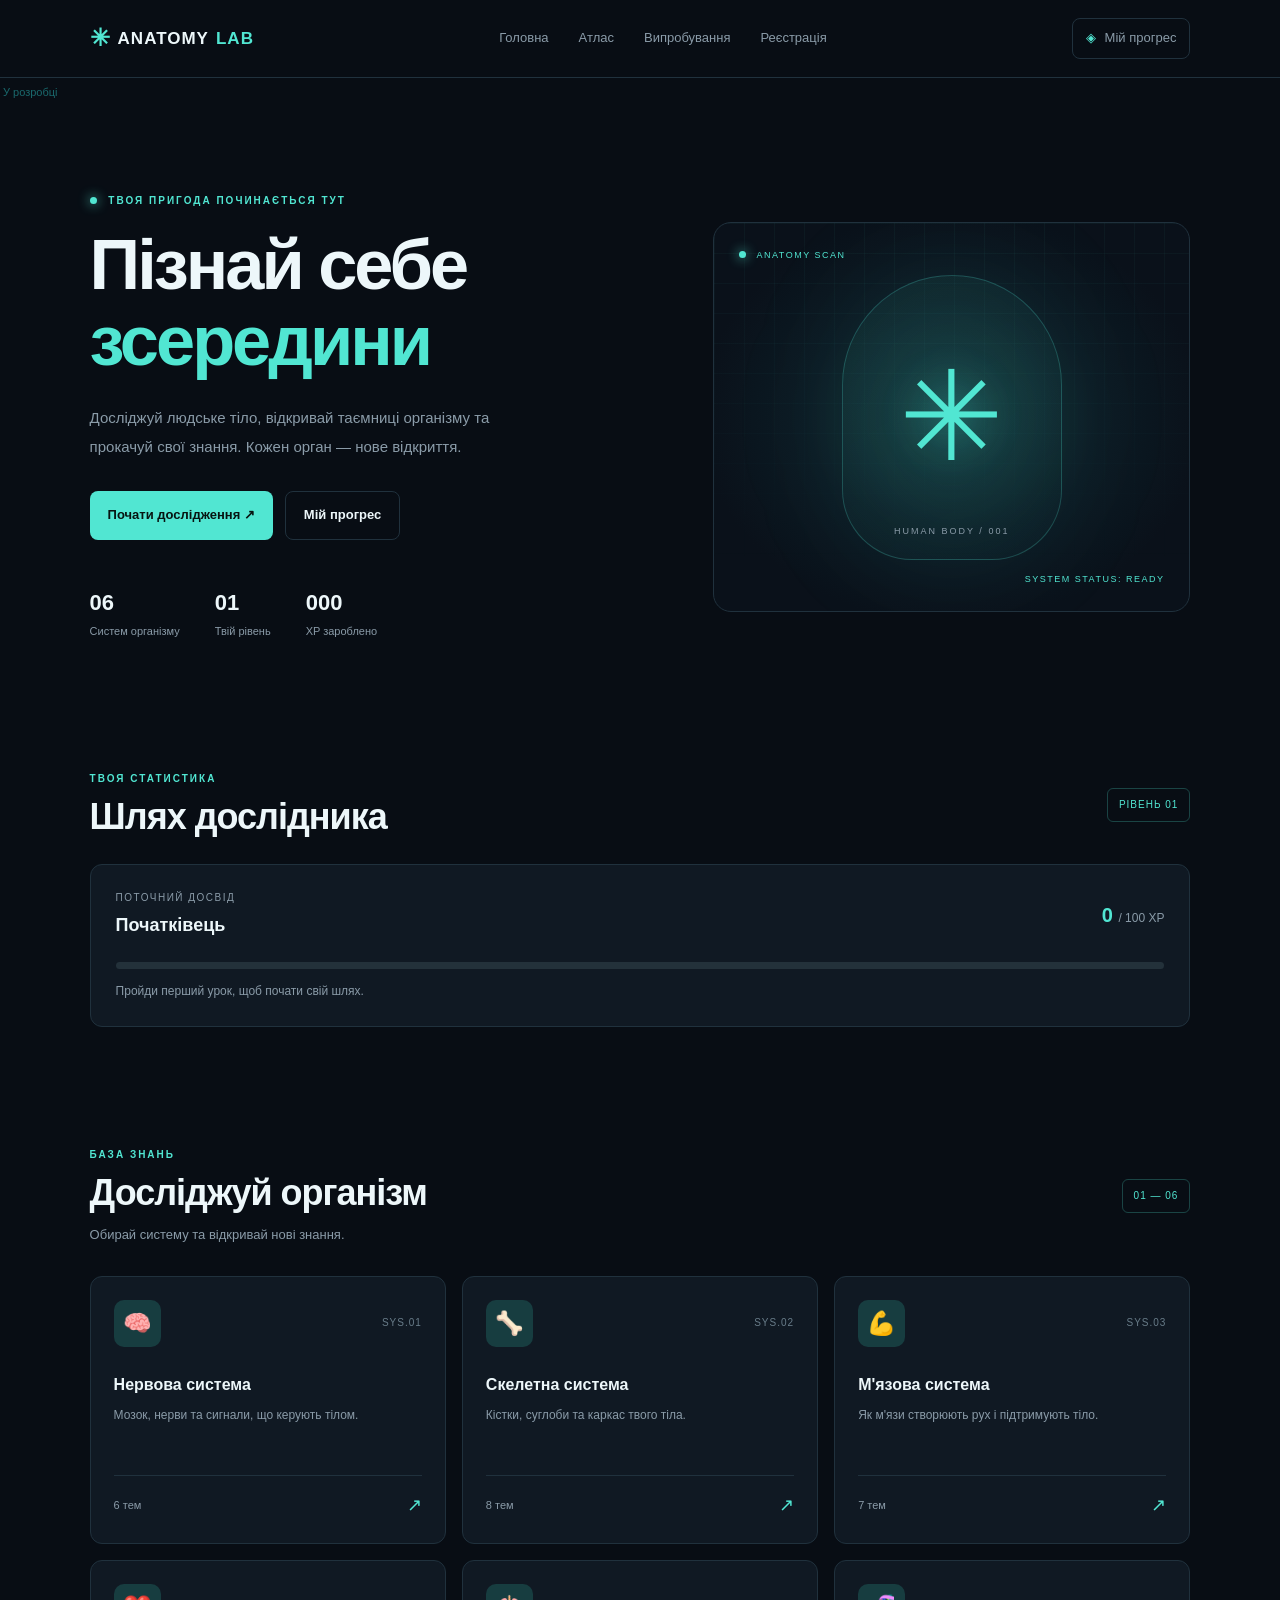
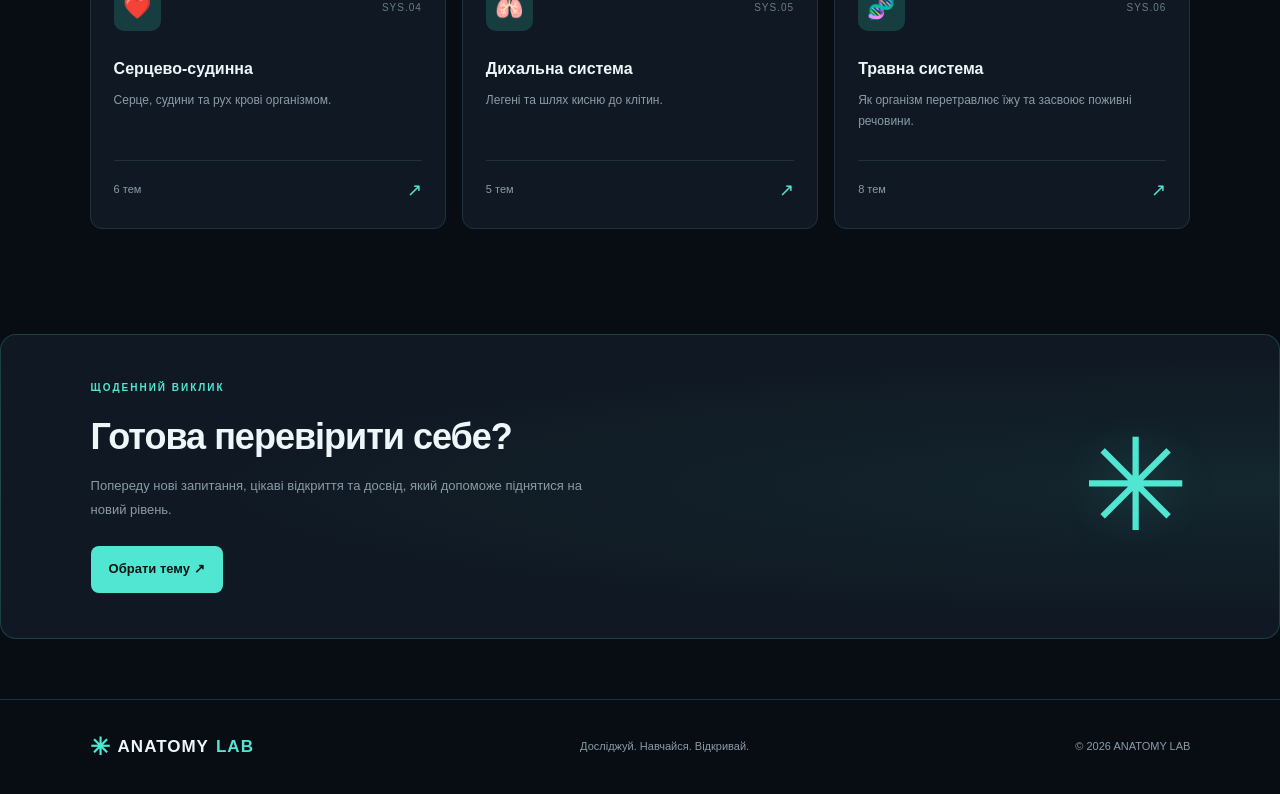
<file: index.html>
<!DOCTYPE html>
<html lang="uk">
<head>
    <meta charset="UTF-8">
    <meta name="viewport" content="width=device-width, initial-scale=1.0">

    <title>Anatomy Lab — Вивчай себе</title>

    <link rel="stylesheet" href="css/style.css">
</head>

<body>
    
    <header class="navbar">
        <a href="#" class="logo">
            <span class="logo-icon">✳</span>
            ANATOMY<span class="accent">LAB</span>
        </a>

        <nav class="nav-links">
            <a href="#home">Головна</a>
            <a href="#atlas">Атлас</a>
            <a href="#challenges">Випробування</a>
            <a href="register.html">Реєстрація</a>
        </nav>

        <a href="#progress" class="profile">
            <span class="profile-icon">◈</span>
            
            Мій прогрес
        </a>
           
    </header>
    <span class="in-development"> ㅤ У розробці</span>

    <main>

        <section class="hero" id="home">
            <div class="hero-content">
                <p class="eyebrow">
                    <span class="status-dot"></span>
                    ТВОЯ ПРИГОДА ПОЧИНАЄТЬСЯ ТУТ
                </p>

                <h1>
                    Пізнай себе<br>
                    <span>зсередини</span>
                </h1>

                <p class="hero-description">
                    Досліджуй людське тіло, відкривай таємниці
                    організму та прокачуй свої знання.
                    Кожен орган — нове відкриття.
                </p>

                <div class="hero-actions">
                    <a href="#atlas" class="btn-primary">
                        Почати дослідження ↗
                    </a>

                    <a href="#progress" class="btn-secondary">
                        Мій прогрес
                    </a>
                </div>

                <div class="hero-stats">
                    <div>
                        <strong>06</strong>
                        <span>Систем організму</span>
                    </div>

                    <div>
                        <strong>01</strong>
                        <span>Твій рівень</span>
                    </div>

                    <div>
                        <strong>000</strong>
                        <span>XP зароблено</span>
                    </div>
                </div>
            </div>

            <div class="hero-visual">
                <div class="visual-glow"></div>

                <div class="scan-label label-top">
                    <span class="status-dot"></span>
                    ANATOMY SCAN
                </div>

                <div class="body-art">
                    <span>✳</span>
                    <p>HUMAN BODY / 001</p>
                </div>

                <div class="scan-label label-bottom">
                    SYSTEM STATUS: READY
                </div>
            </div>
        </section>

        <section class="progress-section" id="progress">
            <div class="section-heading">
                <div>
                    <p class="eyebrow">ТВОЯ СТАТИСТИКА</p>
                    <h2>Шлях дослідника</h2>
                </div>

                <span class="level-badge">РІВЕНЬ 01</span>
            </div>

            <div class="progress-card">
                <div class="progress-top">
                    <div>
                        <p class="muted">ПОТОЧНИЙ ДОСВІД</p>
                        <h3>Початківець</h3>
                    </div>

                    <p class="xp-value">0 <span>/ 100 XP</span></p>
                </div>

                <div class="progress-track">
                    <div class="progress-fill"></div>
                </div>

                <p class="progress-note">
                    Пройди перший урок, щоб почати свій шлях.
                </p>
            </div>
        </section>

        <section class="atlas-section" id="atlas">
            <div class="section-heading">
                <div>
                    <p class="eyebrow">БАЗА ЗНАНЬ</p>
                    <h2>Досліджуй організм</h2>
                    <p class="section-description">
                        Обирай систему та відкривай нові знання.
                    </p>
                </div>

                <span class="section-count">01 — 06</span>
            </div>

            <div class="systems-grid">
                
                <article class="system-card ">
                    <div class="card-top">
                        <span class="card-icon">🧠</span>
                        <span class="card-number">SYS.01</span>
                    </div>
                    <h3>Нервова система</h3>
                    <p>Мозок, нерви та сигнали, що керують тілом.</p>
                    <div class="card-bottom">
                        <span>6 тем</span>
                        <a href="brain.html" class="card-arrow lesson-button" >↗</a>
                    </div>
                </article>

                <article class="system-card">
                    <div class="card-top">
                        <span class="card-icon">🦴</span>
                        <span class="card-number">SYS.02</span>
                    </div>
                    <h3>Скелетна система</h3>
                    <p>Кістки, суглоби та каркас твого тіла.</p>
                    <div class="card-bottom">
                        <span>8 тем</span>
                        <span class="card-arrow">↗</span>
                    </div>
                </article>

                <article class="system-card">
                    <div class="card-top">
                        <span class="card-icon">💪</span>
                        <span class="card-number">SYS.03</span>
                    </div>
                    <h3>М'язова система</h3>
                    <p>Як м'язи створюють рух і підтримують тіло.</p>
                    <div class="card-bottom">
                        <span>7 тем</span>
                        <span class="card-arrow">↗</span>
                    </div>
                </article>

                <article class="system-card">
                    <div class="card-top">
                        <span class="card-icon">❤️</span>
                        <span class="card-number">SYS.04</span>
                    </div>
                    <h3>Серцево-судинна</h3>
                    <p>Серце, судини та рух крові організмом.</p>
                    <div class="card-bottom">
                        <span>6 тем</span>
                        <span class="card-arrow">↗</span>
                    </div>
                </article>

                <article class="system-card">
                    <div class="card-top">
                        <span class="card-icon">🫁</span>
                        <span class="card-number">SYS.05</span>
                    </div>
                    <h3>Дихальна система</h3>
                    <p>Легені та шлях кисню до клітин.</p>
                    <div class="card-bottom">
                        <span>5 тем</span>
                        <span class="card-arrow">↗</span>
                    </div>
                </article>

                <article class="system-card">
                    <div class="card-top">
                        <span class="card-icon">🧬</span>
                        <span class="card-number">SYS.06</span>
                    </div>
                    <h3>Травна система</h3>
                    <p>Як організм перетравлює їжу та засвоює поживні речовини.</p>
                    <div class="card-bottom">
                        <span>8 тем</span>
                        <span class="card-arrow">↗</span>
                    </div>
                </article>

            </div>
        </section>

        <section class="challenge-section" id="challenges">
            <div class="challenge-content">
                <p class="eyebrow">ЩОДЕННИЙ ВИКЛИК</p>
                <h2>Готова перевірити себе?</h2>
                <p>
                    Попереду нові запитання, цікаві відкриття
                    та досвід, який допоможе піднятися на новий рівень.
                </p>
                <a href="#atlas" class="btn-primary">
                    Обрати тему ↗
                </a>
            </div>

            <div class="challenge-symbol">✳</div>
        </section>

    </main>

    <footer>
        <a href="#home" class="logo">
            <span class="logo-icon">✳</span>
            ANATOMY<span class="accent">LAB</span>
        </a>

        <p>Досліджуй. Навчайся. Відкривай.</p>

        <span>© 2026 ANATOMY LAB</span>
    </footer>

</body>
</html>
</file>
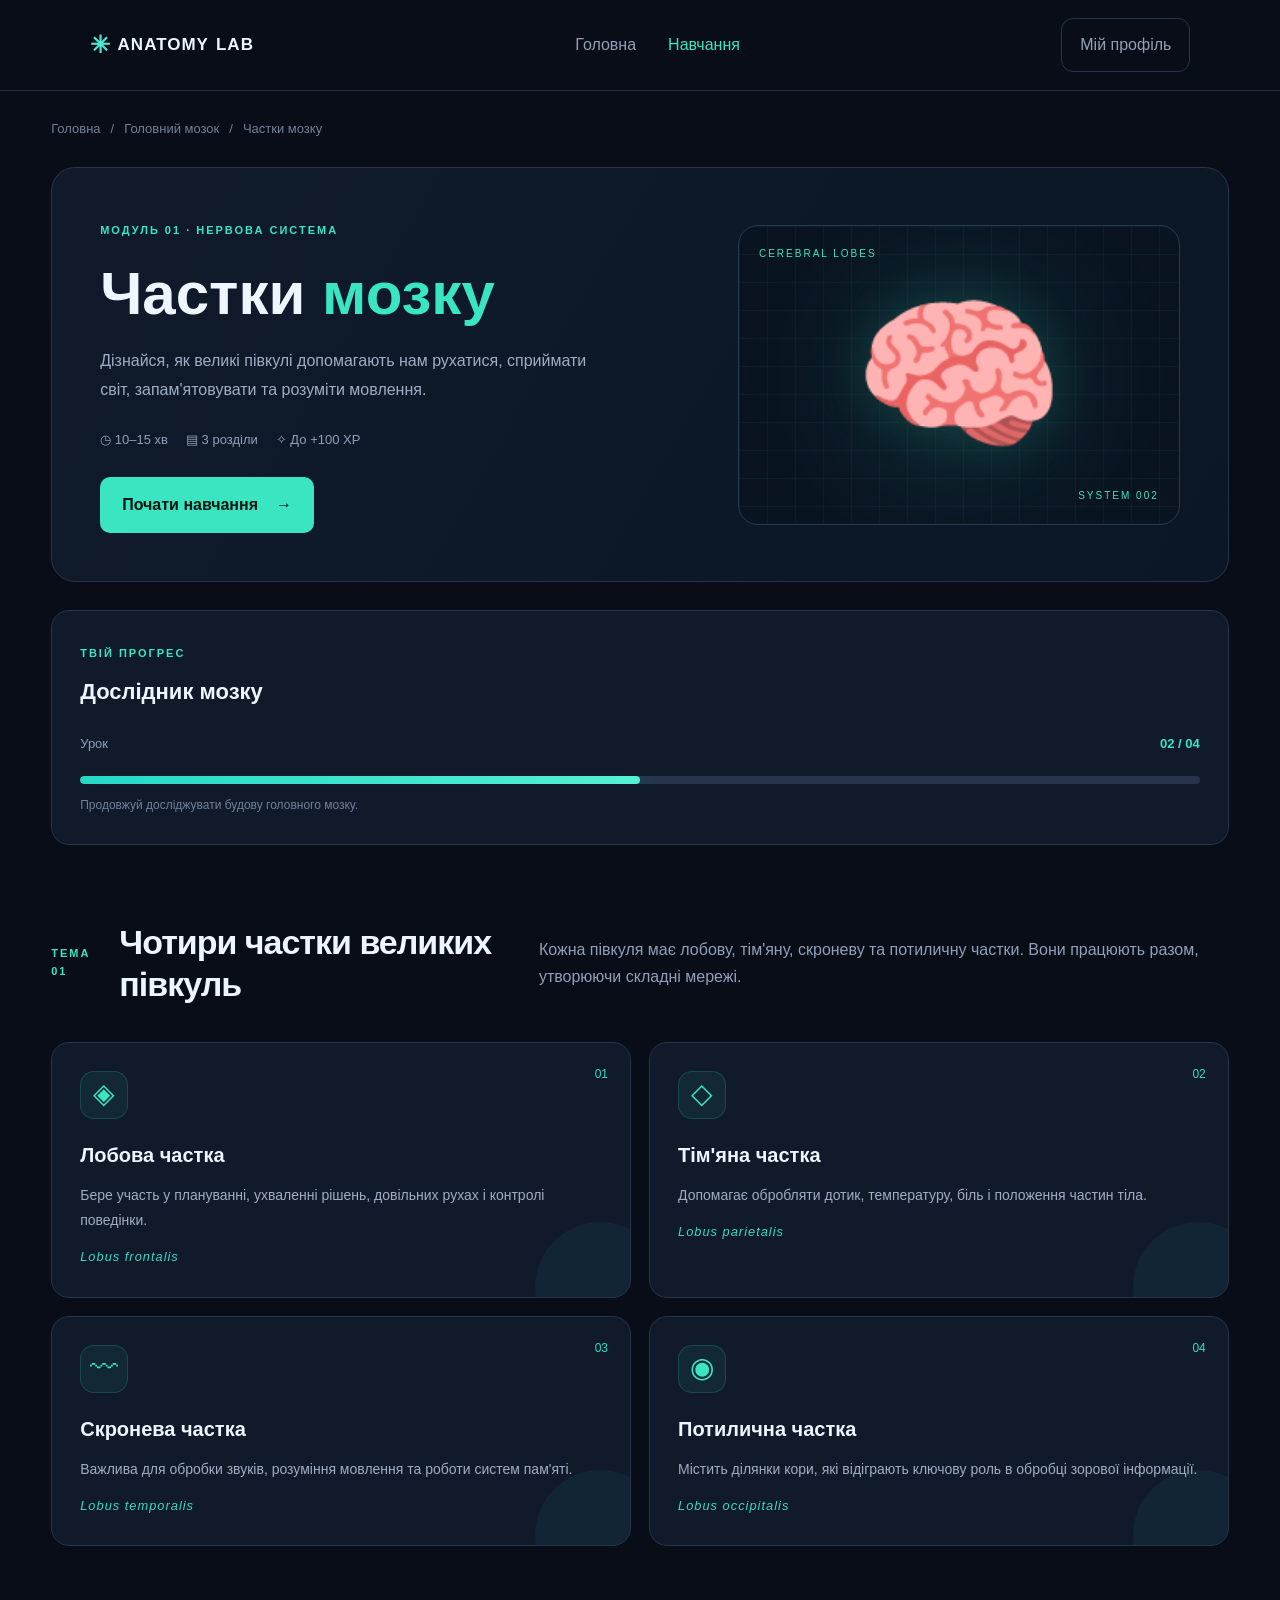
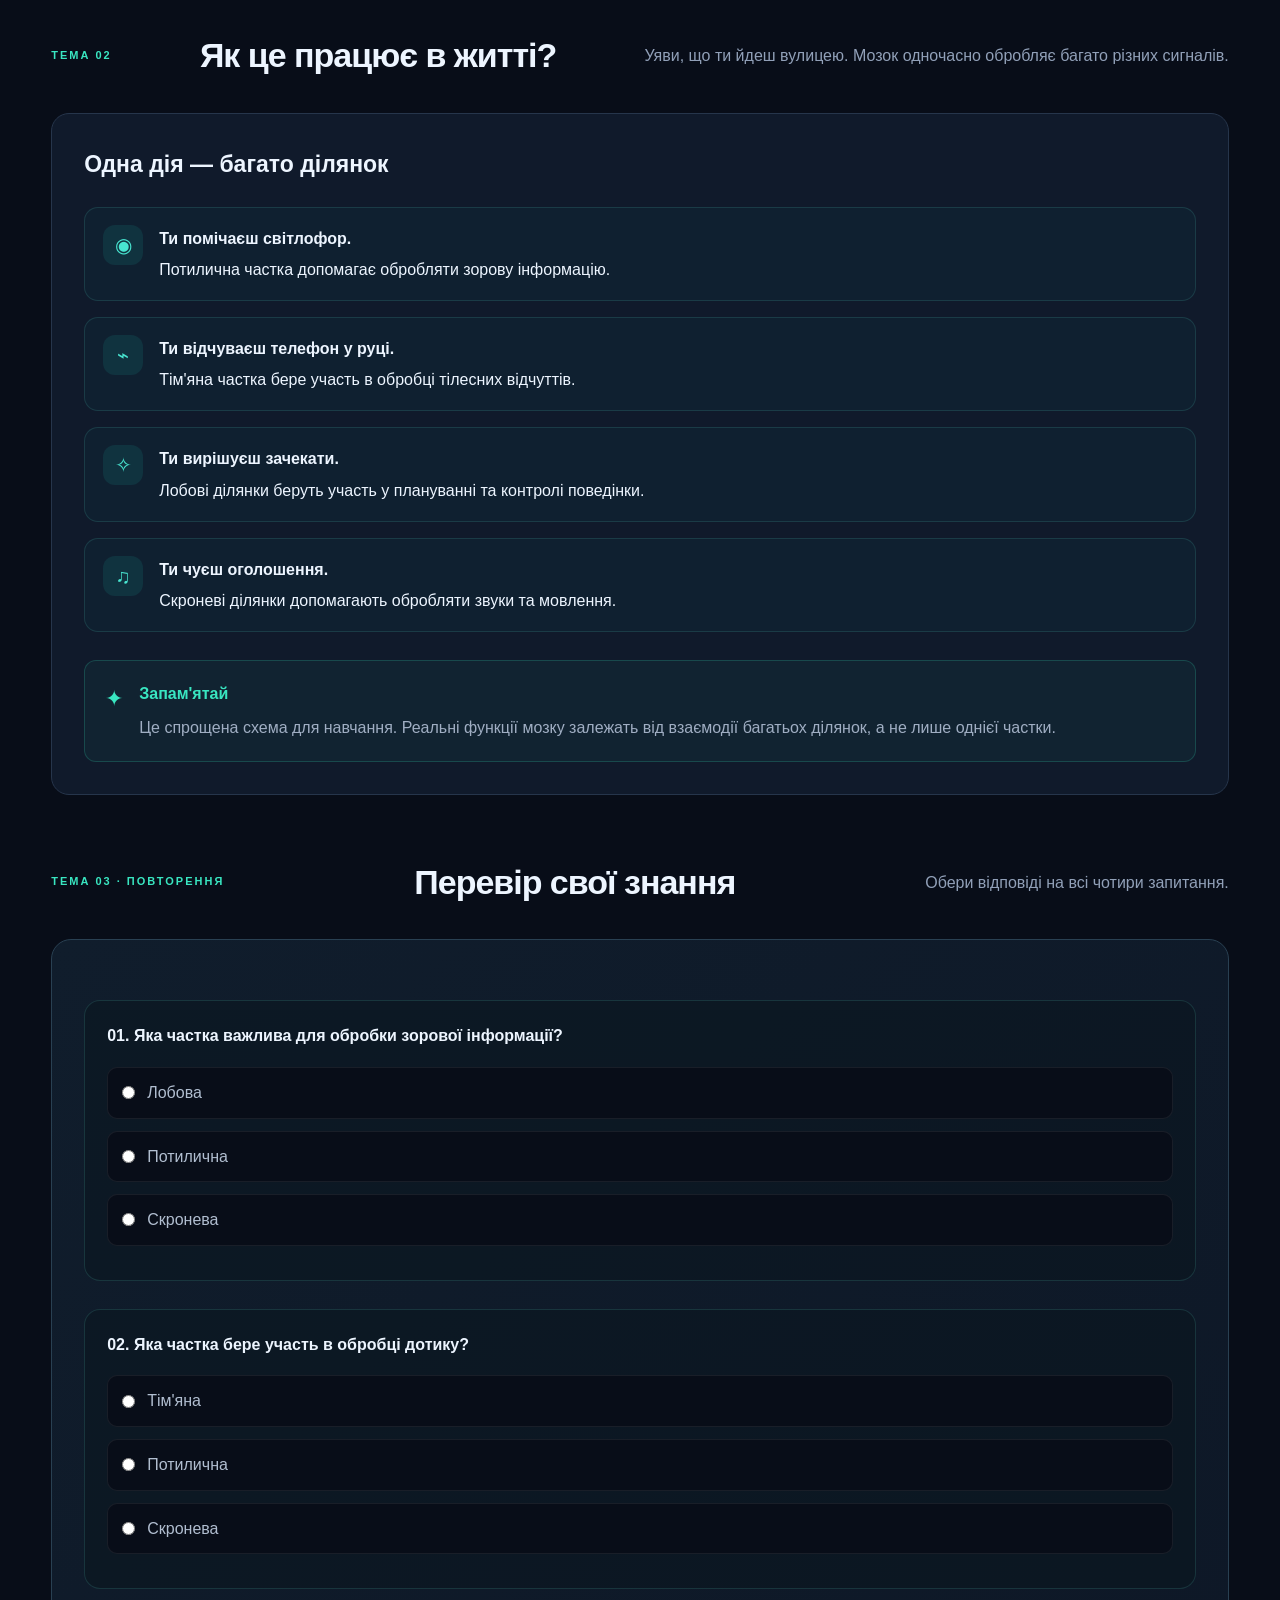
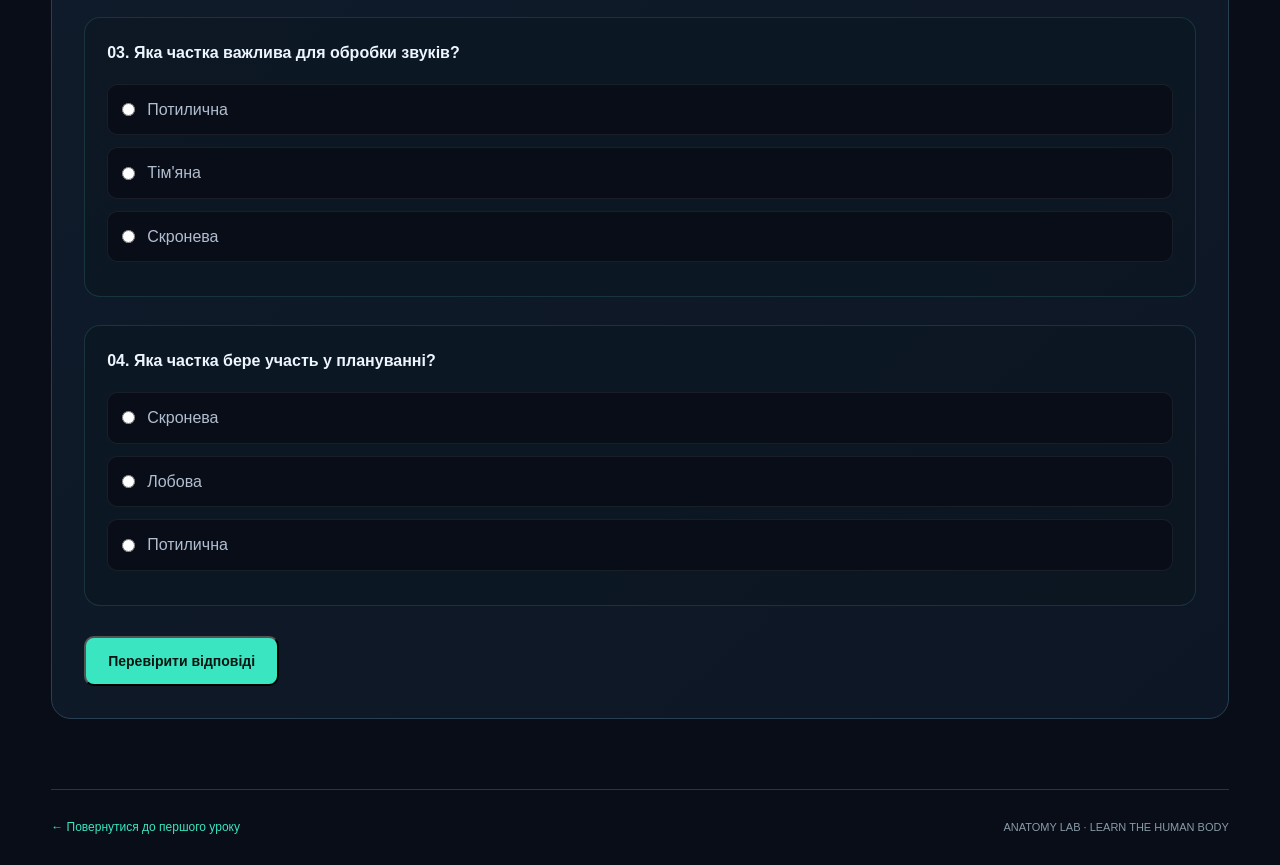
<file: brain-part-2.html>
<!DOCTYPE html>
<html lang="uk">
<head>
    <meta charset="UTF-8">
    <meta name="viewport" content="width=device-width, initial-scale=1.0">
    <meta name="description" content="Вивчай частки головного мозку в Anatomy Lab.">
    <title>Частки мозку | Anatomy Lab</title>

    <link rel="stylesheet" href="css/style.css">
    <link rel="stylesheet" href="css/brain.css">
    <link rel="stylesheet" href="css/brain-part-2.css">
</head>
<body class="lesson-page">

<header class="navbar">
    <a href="index.html" class="logo">
        <span class="logo-icon">✳</span>
        ANATOMY <span>LAB</span>
    </a>

    <nav class="lesson-nav">
        <a href="index.html">Головна</a>
        <a href="brain.html" class="active">Навчання</a>
    </nav>

    <a href="register.html" class="lesson-profile">Мій профіль</a>
</header>

<main class="lesson-container">

    <div class="lesson-breadcrumb">
        <a href="index.html">Головна</a>
        <span>/</span>
        <a href="brain.html">Головний мозок</a>
        <span>/</span>
        <span>Частки мозку</span>
    </div>

    <section class="lesson-hero">
        <div class="lesson-hero-text">
            <span class="lesson-tag">МОДУЛЬ 01 · НЕРВОВА СИСТЕМА</span>
            <h1>Частки <span>мозку</span></h1>

            <p>
                Дізнайся, як великі півкулі допомагають нам
                рухатися, сприймати світ, запам'ятовувати
                та розуміти мовлення.
            </p>

            <div class="lesson-stats">
                <span>◷ 10–15 хв</span>
                <span>▤ 3 розділи</span>
                <span>✧ До +100 XP</span>
            </div>

            <a href="#lesson-start" class="lesson-button">
                Почати навчання <span>→</span>
            </a>
        </div>

        <div class="brain-visual">
            <div class="brain-glow"></div>
            <div class="brain-symbol">🧠</div>
            <span class="brain-label label-top">CEREBRAL LOBES</span>
            <span class="brain-label label-bottom">SYSTEM 002</span>
        </div>
    </section>

    <section class="lesson-progress part-two-progress">
        <div>
            <span class="section-eyebrow">ТВІЙ ПРОГРЕС</span>
            <h2>Дослідник мозку</h2>
        </div>

        <div class="progress-info">
            <span>Урок</span>
            <strong>02 / 04</strong>
        </div>

        <div class="progress-track">
            <div class="progress-fill"></div>
        </div>

        <p>Продовжуй досліджувати будову головного мозку.</p>
    </section>

    <section class="lesson-content" id="lesson-start">

        <div class="section-heading">
            <span class="section-eyebrow">ТЕМА 01</span>
            <h2>Чотири частки великих півкуль</h2>
            <p>
                Кожна півкуля має лобову, тім'яну, скроневу
                та потиличну частки. Вони працюють разом,
                утворюючи складні мережі.
            </p>
        </div>

        <div class="brain-parts-grid part-two-grid">

            <article class="brain-part-card">
                <span class="part-number">01</span>
                <div class="part-icon">◈</div>
                <h3>Лобова частка</h3>
                <p>
                    Бере участь у плануванні, ухваленні рішень,
                    довільних рухах і контролі поведінки.
                </p>
                <span class="part-latin">Lobus frontalis</span>
            </article>

            <article class="brain-part-card">
                <span class="part-number">02</span>
                <div class="part-icon">◇</div>
                <h3>Тім'яна частка</h3>
                <p>
                    Допомагає обробляти дотик, температуру,
                    біль і положення частин тіла.
                </p>
                <span class="part-latin">Lobus parietalis</span>
            </article>

            <article class="brain-part-card">
                <span class="part-number">03</span>
                <div class="part-icon">〰</div>
                <h3>Скронева частка</h3>
                <p>
                    Важлива для обробки звуків, розуміння
                    мовлення та роботи систем пам'яті.
                </p>
                <span class="part-latin">Lobus temporalis</span>
            </article>

            <article class="brain-part-card">
                <span class="part-number">04</span>
                <div class="part-icon">◉</div>
                <h3>Потилична частка</h3>
                <p>
                    Містить ділянки кори, які відіграють
                    ключову роль в обробці зорової інформації.
                </p>
                <span class="part-latin">Lobus occipitalis</span>
            </article>

        </div>

        <div class="section-heading">
            <span class="section-eyebrow">ТЕМА 02</span>
            <h2>Як це працює в житті?</h2>
            <p>
                Уяви, що ти йдеш вулицею. Мозок одночасно
                обробляє багато різних сигналів.
            </p>
        </div>

        <article class="lesson-card">
            <h3>Одна дія — багато ділянок</h3>

            <div class="example-list">
                <div class="example-item">
                    <span class="example-icon">◉</span>
                    <p>
                        <strong>Ти помічаєш світлофор.</strong>
                        Потилична частка допомагає обробляти зорову інформацію.
                    </p>
                </div>

                <div class="example-item">
                    <span class="example-icon">⌁</span>
                    <p>
                        <strong>Ти відчуваєш телефон у руці.</strong>
                        Тім'яна частка бере участь в обробці тілесних відчуттів.
                    </p>
                </div>

                <div class="example-item">
                    <span class="example-icon">✧</span>
                    <p>
                        <strong>Ти вирішуєш зачекати.</strong>
                        Лобові ділянки беруть участь у плануванні та контролі поведінки.
                    </p>
                </div>

                <div class="example-item">
                    <span class="example-icon">♫</span>
                    <p>
                        <strong>Ти чуєш оголошення.</strong>
                        Скроневі ділянки допомагають обробляти звуки та мовлення.
                    </p>
                </div>
            </div>

            <div class="fact-note">
                <span class="fact-icon">✦</span>
                <div>
                    <strong>Запам'ятай</strong>
                    <p>
                        Це спрощена схема для навчання.
                        Реальні функції мозку залежать від взаємодії
                        багатьох ділянок, а не лише однієї частки.
                    </p>
                </div>
            </div>
        </article>

        <div class="section-heading">
            <span class="section-eyebrow">ТЕМА 03 · ПОВТОРЕННЯ</span>
            <h2>Перевір свої знання</h2>
            <p>Обери відповіді на всі чотири запитання.</p>
        </div>

        <section class="lesson-quiz part-two-quiz" id="brain-quiz">

            <form id="part-two-quiz-form">

                <div class="quiz-question">
                    <strong>
                        01. Яка частка важлива для обробки зорової інформації?
                    </strong>
                    <label><input type="radio" name="q1" value="a"> Лобова</label>
                    <label><input type="radio" name="q1" value="b"> Потилична</label>
                    <label><input type="radio" name="q1" value="c"> Скронева</label>
                    <p class="answer-feedback" id="feedback-q1"></p>
                </div>

                <div class="quiz-question">
                    <strong>
                        02. Яка частка бере участь в обробці дотику?
                    </strong>
                    <label><input type="radio" name="q2" value="a"> Тім'яна</label>
                    <label><input type="radio" name="q2" value="b"> Потилична</label>
                    <label><input type="radio" name="q2" value="c"> Скронева</label>
                    <p class="answer-feedback" id="feedback-q2"></p>
                </div>

                <div class="quiz-question">
                    <strong>
                        03. Яка частка важлива для обробки звуків?
                    </strong>
                    <label><input type="radio" name="q3" value="a"> Потилична</label>
                    <label><input type="radio" name="q3" value="b"> Тім'яна</label>
                    <label><input type="radio" name="q3" value="c"> Скронева</label>
                    <p class="answer-feedback" id="feedback-q3"></p>
                </div>

                <div class="quiz-question">
                    <strong>
                        04. Яка частка бере участь у плануванні?
                    </strong>
                    <label><input type="radio" name="q4" value="a"> Скронева</label>
                    <label><input type="radio" name="q4" value="b"> Лобова</label>
                    <label><input type="radio" name="q4" value="c"> Потилична</label>
                    <p class="answer-feedback" id="feedback-q4"></p>
                </div>

                <button type="submit" class="lesson-button quiz-check-button">
                    Перевірити відповіді
                </button>

            </form>

            <div id="quiz-result" class="quiz-result" aria-live="polite" hidden>
                <span class="section-eyebrow">ТВІЙ РЕЗУЛЬТАТ</span>
                <h3 id="quiz-score"></h3>
                <p id="quiz-message"></p>

                <div class="quiz-finish">
                    <span>✧ Твій результат</span>
                    <strong id="quiz-xp">+0 XP</strong>
                    <p>XP поки що не зберігаються у профілі.</p>
                </div>

                <button type="button" id="retry-quiz" class="lesson-button">
                    Спробувати ще раз ↻
                </button>

                <a href="brain.html" class="back-lesson-link">
                    ← До першої частини
                </a>
            </div>

        </section>
    </section>

    <footer class="lesson-footer">
        <a href="brain.html">← Повернутися до першого уроку</a>
        <span>ANATOMY LAB · LEARN THE HUMAN BODY</span>
    </footer>

</main>

<script src="js/brain-part-2.js"></script>

</body>
</html>
</file>
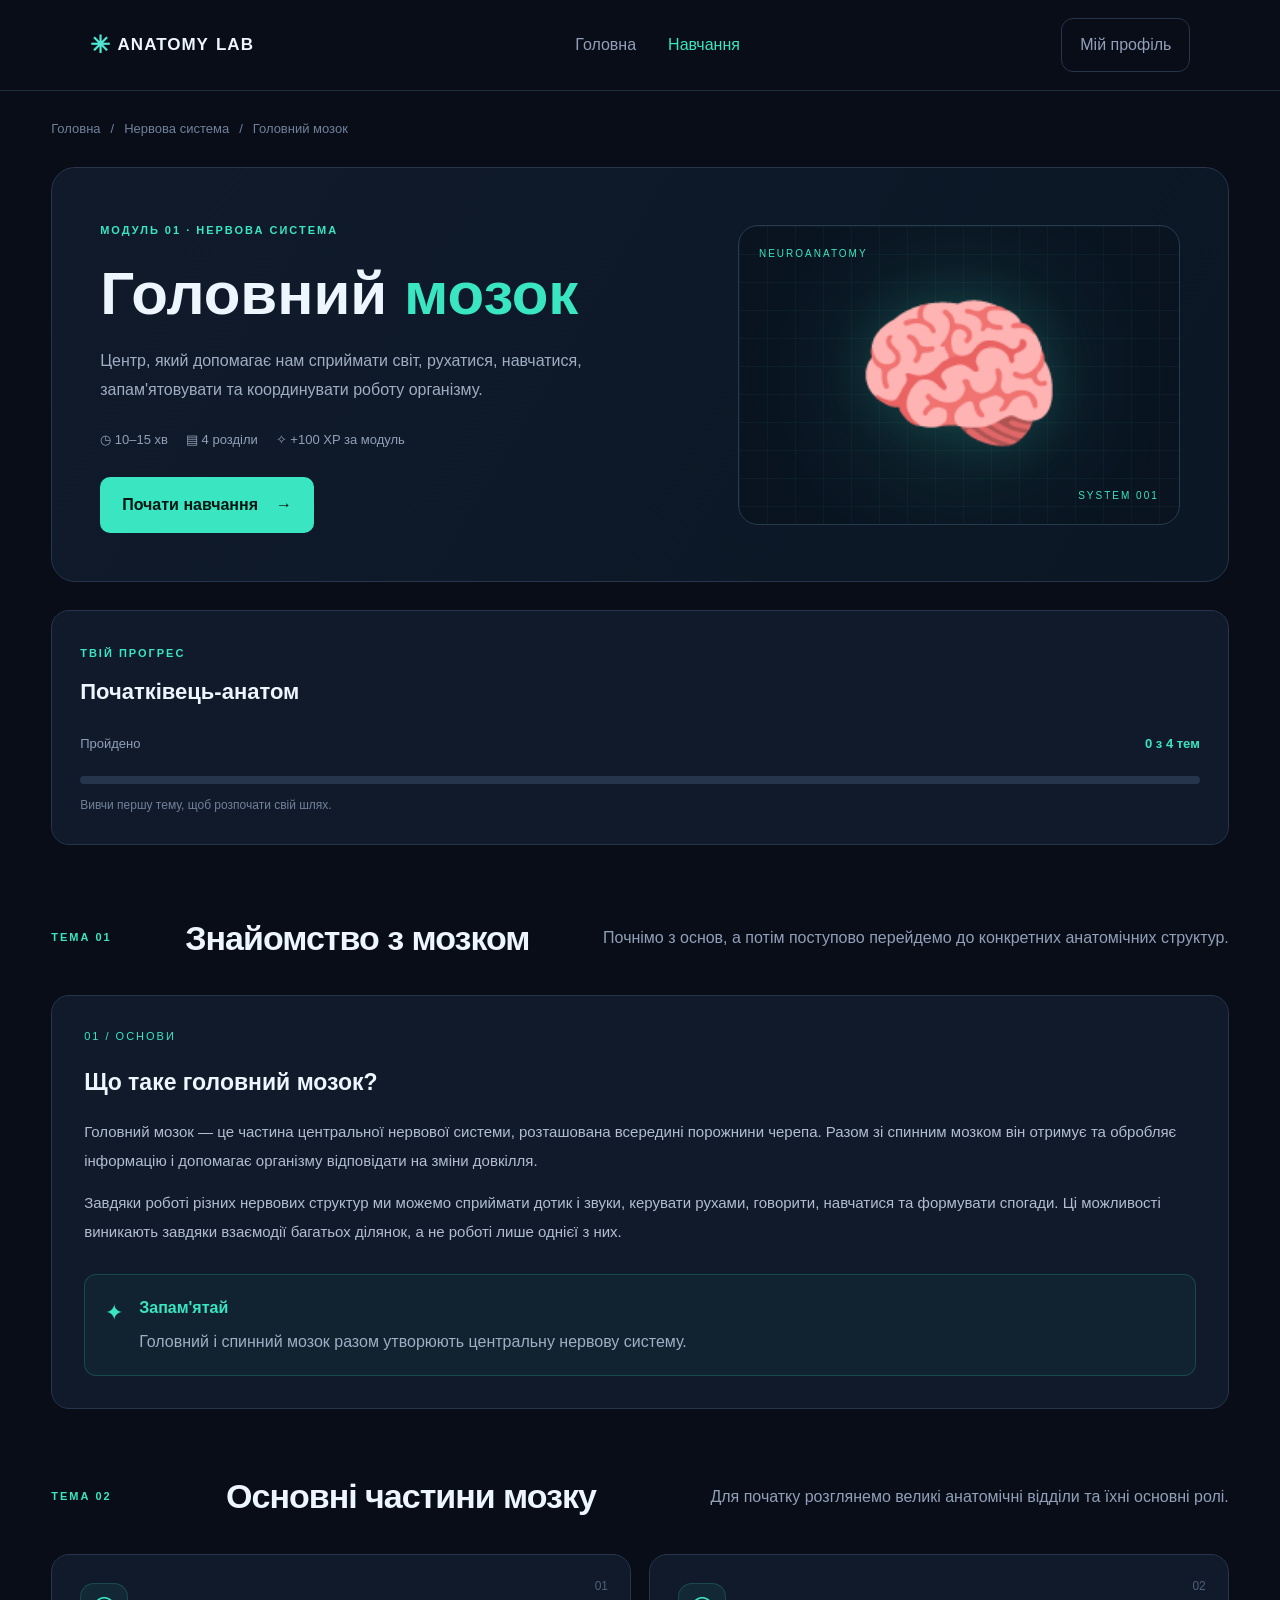
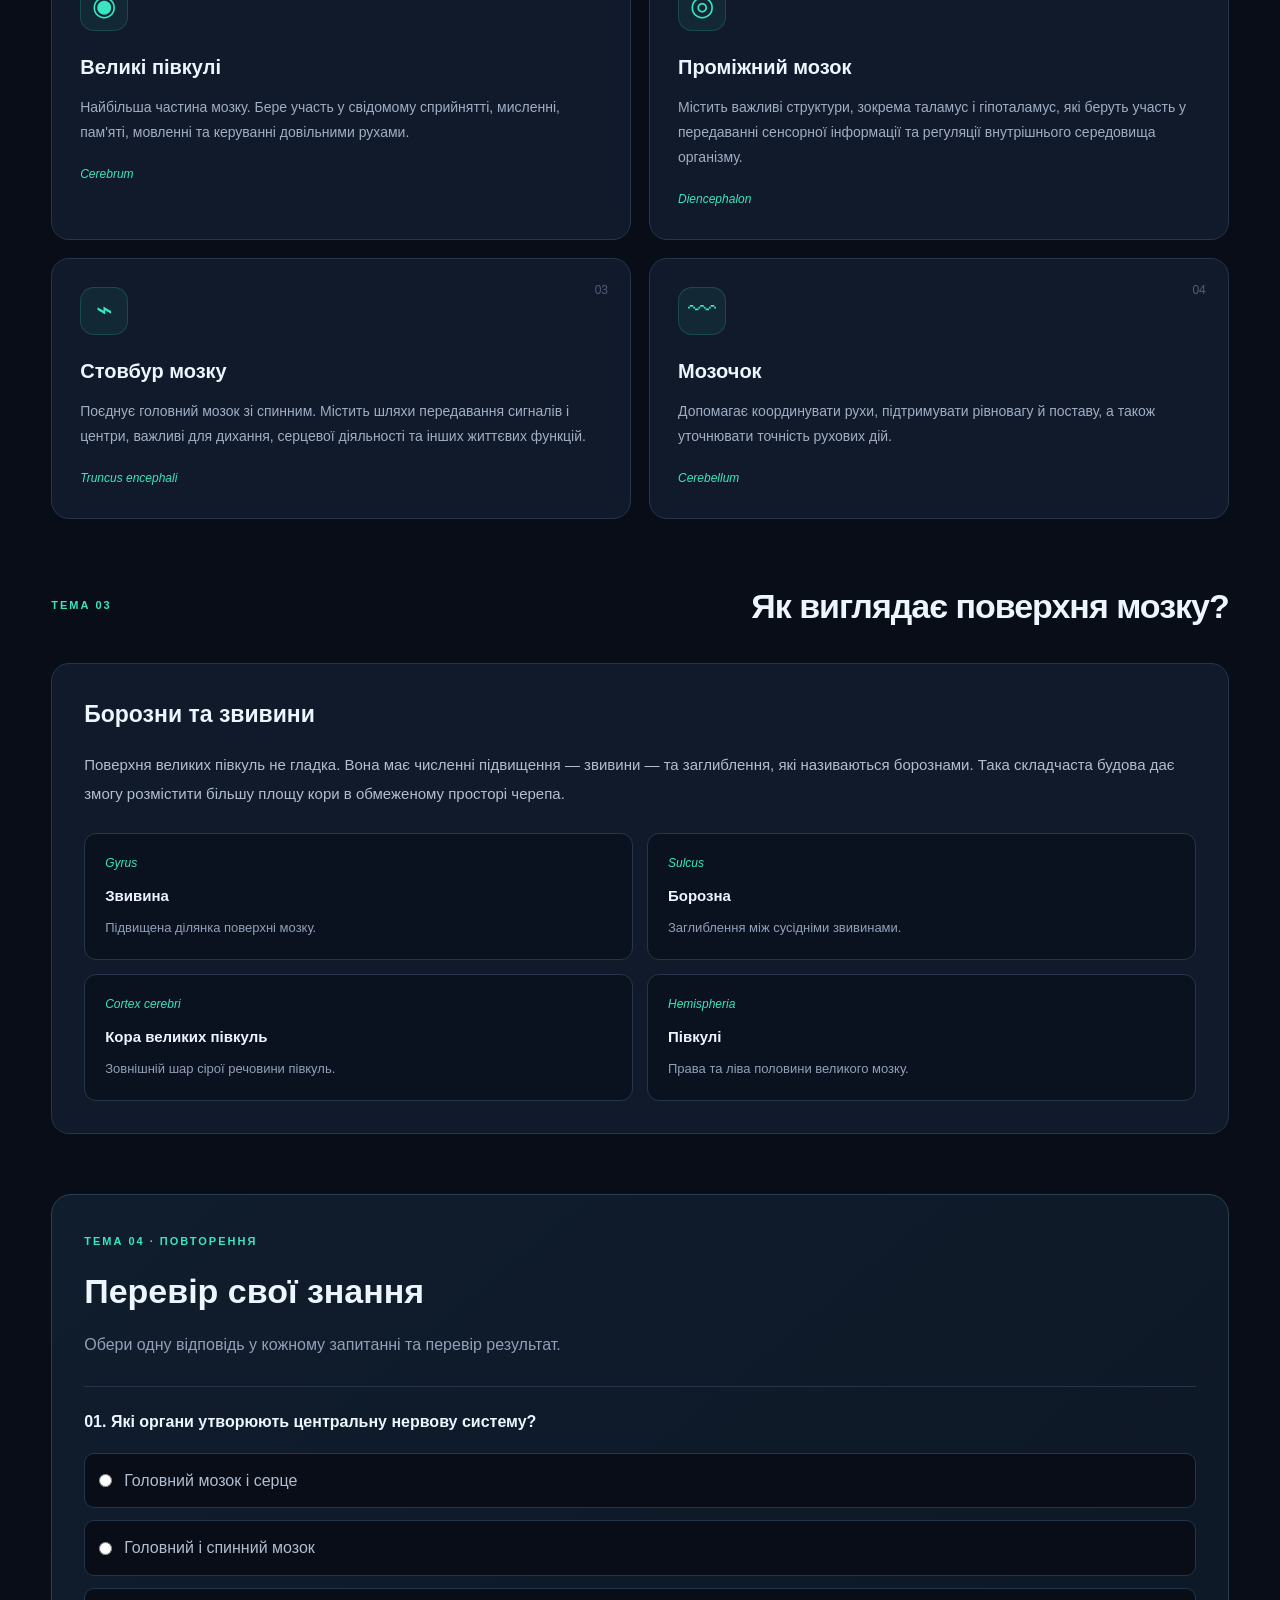
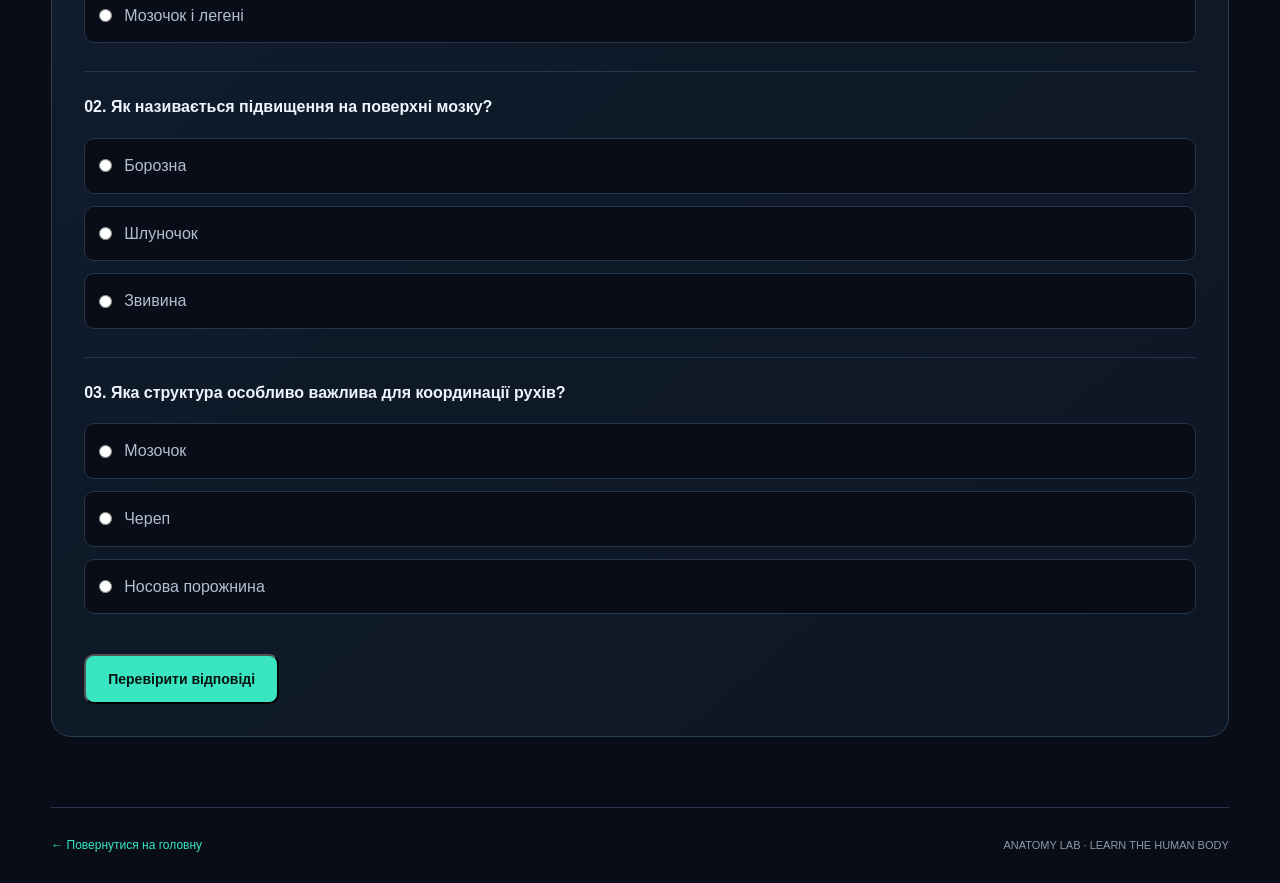
<file: brain.html>
<!DOCTYPE html>
<html lang="uk">
<head>
    <meta charset="UTF-8">
    <meta name="viewport" content="width=device-width, initial-scale=1.0">
    <meta name="description" content="Вивчай анатомію головного мозку в Anatomy Lab.">
    <title>Головний мозок | Anatomy Lab</title>
    <link rel="stylesheet" href="css/style.css">
    <link rel="stylesheet" href="css/brain.css">
</head>

<body class="lesson-page">

    <header class="navbar">
        <a href="index.html" class="logo">
            <span class="logo-icon">✳</span>
            ANATOMY <span>LAB</span>
        </a>

        <nav class="lesson-nav">
            <a href="index.html">Головна</a>
            <a href="brain.html" class="active">Навчання</a>
        </nav>

        <a href="register.html" class="lesson-profile">
            Мій профіль
        </a>
    </header>

    <main class="lesson-container">

        <div class="lesson-breadcrumb">
            <a href="index.html">Головна</a>
            <span>/</span>
            <span>Нервова система</span>
            <span>/</span>
            <span>Головний мозок</span>
        </div>

        <section class="lesson-hero">
            <div class="lesson-hero-text">
                <span class="lesson-tag">
                    МОДУЛЬ 01 · НЕРВОВА СИСТЕМА
                </span>

                <h1>Головний <span>мозок</span></h1>

                <p>
                    Центр, який допомагає нам сприймати світ,
                    рухатися, навчатися, запам'ятовувати та
                    координувати роботу організму.
                </p>

                <div class="lesson-stats">
                    <span>◷ 10–15 хв</span>
                    <span>▤ 4 розділи</span>
                    <span>✧ +100 XP за модуль</span>
                </div>

                <a href="#lesson-start" class="lesson-button">
                    Почати навчання <span>→</span>
                </a>
            </div>

            <div class="brain-visual">
                <div class="brain-glow"></div>
                <div class="brain-symbol">🧠</div>
                <span class="brain-label label-top">
                    NEUROANATOMY
                </span>
                <span class="brain-label label-bottom">
                    SYSTEM 001
                </span>
            </div>
        </section>

        <section class="lesson-progress">
            <div>
                <span class="section-eyebrow">ТВІЙ ПРОГРЕС</span>
                <h2>Початківець-анатом</h2>
            </div>

            <div class="progress-info">
                <span>Пройдено</span>
                <strong>0 з 4 тем</strong>
            </div>

            <div class="progress-track">
                <div class="progress-fill"></div>
            </div>

            <p>Вивчи першу тему, щоб розпочати свій шлях.</p>
        </section>

        <section class="lesson-content" id="lesson-start">

            <div class="section-heading">
                <span class="section-eyebrow">ТЕМА 01</span>
                <h2>Знайомство з мозком</h2>
                <p>
                    Почнімо з основ, а потім поступово перейдемо
                    до конкретних анатомічних структур.
                </p>
            </div>

            <article class="lesson-card">
                <div class="lesson-card-number">01 / ОСНОВИ</div>
                <h3>Що таке головний мозок?</h3>

                <p>
                    Головний мозок — це частина центральної
                    нервової системи, розташована всередині
                    порожнини черепа. Разом зі спинним мозком
                    він отримує та обробляє інформацію і допомагає
                    організму відповідати на зміни довкілля.
                </p>

                <p>
                    Завдяки роботі різних нервових структур ми
                    можемо сприймати дотик і звуки, керувати
                    рухами, говорити, навчатися та формувати спогади.
                    Ці можливості виникають завдяки взаємодії
                    багатьох ділянок, а не роботі лише однієї з них.
                </p>

                <div class="fact-note">
                    <span class="fact-icon">✦</span>
                    <div>
                        <strong>Запам'ятай</strong>
                        <p>
                            Головний і спинний мозок разом утворюють
                            центральну нервову систему.
                        </p>
                    </div>
                </div>
            </article>

            <div class="section-heading">
                <span class="section-eyebrow">ТЕМА 02</span>
                <h2>Основні частини мозку</h2>
                <p>
                    Для початку розглянемо великі анатомічні
                    відділи та їхні основні ролі.
                </p>
            </div>

            <div class="brain-parts-grid">

                <article class="brain-part-card">
                    <span class="part-number">01</span>
                    <div class="part-icon">◉</div>
                    <h3>Великі півкулі</h3>
                    <p>
                        Найбільша частина мозку. Бере участь
                        у свідомому сприйнятті, мисленні, пам'яті,
                        мовленні та керуванні довільними рухами.
                    </p>
                    <span class="part-latin">Cerebrum</span>
                </article>

                <article class="brain-part-card">
                    <span class="part-number">02</span>
                    <div class="part-icon">◎</div>
                    <h3>Проміжний мозок</h3>
                    <p>
                        Містить важливі структури, зокрема таламус
                        і гіпоталамус, які беруть участь у передаванні
                        сенсорної інформації та регуляції внутрішнього
                        середовища організму.
                    </p>
                    <span class="part-latin">Diencephalon</span>
                </article>

                <article class="brain-part-card">
                    <span class="part-number">03</span>
                    <div class="part-icon">⌁</div>
                    <h3>Стовбур мозку</h3>
                    <p>
                        Поєднує головний мозок зі спинним.
                        Містить шляхи передавання сигналів і центри,
                        важливі для дихання, серцевої діяльності
                        та інших життєвих функцій.
                    </p>
                    <span class="part-latin">Truncus encephali</span>
                </article>

                <article class="brain-part-card">
                    <span class="part-number">04</span>
                    <div class="part-icon">〰</div>
                    <h3>Мозочок</h3>
                    <p>
                        Допомагає координувати рухи, підтримувати
                        рівновагу й поставу, а також уточнювати
                        точність рухових дій.
                    </p>
                    <span class="part-latin">Cerebellum</span>
                </article>

            </div>

            <div class="section-heading">
                <span class="section-eyebrow">ТЕМА 03</span>
                <h2>Як виглядає поверхня мозку?</h2>
            </div>

            <article class="lesson-card">
                <h3>Борозни та звивини</h3>

                <p>
                    Поверхня великих півкуль не гладка. Вона має
                    численні підвищення — звивини — та заглиблення,
                    які називаються борознами. Така складчаста
                    будова дає змогу розмістити більшу площу кори
                    в обмеженому просторі черепа.
                </p>

                <div class="terms-grid">
                    <div class="term">
                        <span>Gyrus</span>
                        <strong>Звивина</strong>
                        <p>Підвищена ділянка поверхні мозку.</p>
                    </div>

                    <div class="term">
                        <span>Sulcus</span>
                        <strong>Борозна</strong>
                        <p>Заглиблення між сусідніми звивинами.</p>
                    </div>

                    <div class="term">
                        <span>Cortex cerebri</span>
                        <strong>Кора великих півкуль</strong>
                        <p>Зовнішній шар сірої речовини півкуль.</p>
                    </div>

                    <div class="term">
                        <span>Hemispheria</span>
                        <strong>Півкулі</strong>
                        <p>Права та ліва половини великого мозку.</p>
                    </div>
                </div>
            </article>

            
<section class="lesson-quiz" id="brain-quiz">
    <span class="section-eyebrow">ТЕМА 04 · ПОВТОРЕННЯ</span>
    <h2>Перевір свої знання</h2>
    <p>Обери одну відповідь у кожному запитанні та перевір результат.</p>

    <form id="brain-quiz-form">

        <div class="quiz-question">
            <strong>01. Які органи утворюють центральну нервову систему?</strong>

            <label>
                <input type="radio" name="q1" value="a">
                Головний мозок і серце
            </label>
            <label>
                <input type="radio" name="q1" value="b">
                Головний і спинний мозок
            </label>
            <label>
                <input type="radio" name="q1" value="c">
                Мозочок і легені
            </label>
            <p class="answer-feedback" id="feedback-q1"></p>
        </div>

        <div class="quiz-question">
            <strong>02. Як називається підвищення на поверхні мозку?</strong>

            <label>
                <input type="radio" name="q2" value="a">
                Борозна
            </label>
            <label>
                <input type="radio" name="q2" value="b">
                Шлуночок
            </label>
            <label>
                <input type="radio" name="q2" value="c">
                Звивина
            </label>
            <p class="answer-feedback" id="feedback-q2"></p>
        </div>

        <div class="quiz-question">
            <strong>03. Яка структура особливо важлива для координації рухів?</strong>

            <label>
                <input type="radio" name="q3" value="a">
                Мозочок
            </label>
            <label>
                <input type="radio" name="q3" value="b">
                Череп
            </label>
            <label>
                <input type="radio" name="q3" value="c">
                Носова порожнина
            </label>
            <p class="answer-feedback" id="feedback-q3"></p>
        </div>

        <button type="submit" class="lesson-button quiz-check-button">
            Перевірити відповіді
        </button>

    </form>

    <div id="quiz-result" class="quiz-result" aria-live="polite" hidden>
        <span class="section-eyebrow">ТВІЙ РЕЗУЛЬТАТ</span>
        <h3 id="quiz-score"></h3>
        <p id="quiz-message"></p>

        <div class="quiz-finish">
            <span>✧ Нагорода за модуль</span>
            <strong id="quiz-xp">+0 XP</strong>
            <p>Це попередній результат: збереження XP додамо пізніше.</p>
        </div>

        <a href="brain-part-2.html" class="lesson-button next-lesson-button">
            Перейти до наступного розділу <span>→</span>
        </a>
    </div>
</section>

<script src="js/brain-quiz.js"></script>


        </section>

        <footer class="lesson-footer">
            <a href="index.html">← Повернутися на головну</a>
            <span>ANATOMY LAB · LEARN THE HUMAN BODY</span>
        </footer>

    </main>
</body>
</html>
</file>
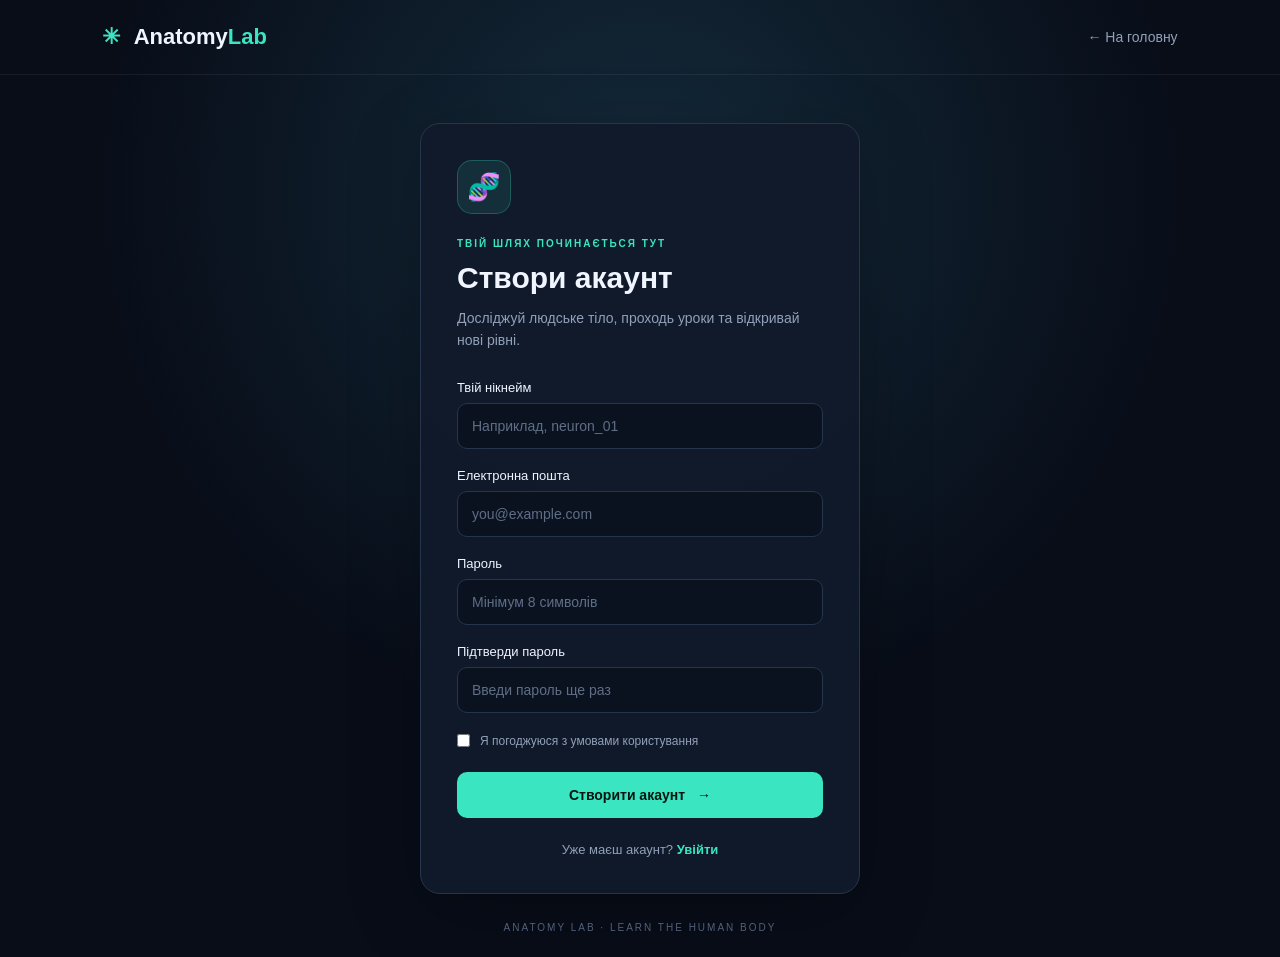
<file: register.html>
<!DOCTYPE html>
<html lang="uk">
<head>
    <meta charset="UTF-8">
    <meta name="viewport" content="width=device-width, initial-scale=1.0">
    <title>Реєстрація | Anatomy Lab</title>
    <link rel="stylesheet" href="css/register.css">
</head>

<body>
    <header class="navbar">
        <a href="index.html" class="logo">
            <span class="logo-icon">✳</span>
            Anatomy<span>Lab</span>
        </a>

        <a href="index.html" class="back-link">← На головну</a>
    </header>

    <main class="register-container">
        <section class="register-card">
            <div class="register-icon">🧬</div>

            <p class="eyebrow">ТВІЙ ШЛЯХ ПОЧИНАЄТЬСЯ ТУТ</p>
            <h1>Створи акаунт</h1>
            <p class="subtitle">
                Досліджуй людське тіло, проходь уроки
                та відкривай нові рівні.
            </p>

            <form action="#" method="post">
                <label for="username">Твій нікнейм</label>
                <input
                    type="text"
                    id="username"
                    name="username"
                    placeholder="Наприклад, neuron_01"
                    autocomplete="username"
                    required
                >

                <label for="email">Електронна пошта</label>
                <input
                    type="email"
                    id="email"
                    name="email"
                    placeholder="you@example.com"
                    autocomplete="email"
                    required
                >

                <label for="password">Пароль</label>
                <input
                    type="password"
                    id="password"
                    name="password"
                    placeholder="Мінімум 8 символів"
                    autocomplete="new-password"
                    minlength="8"
                    required
                >

                <label for="confirm-password">Підтверди пароль</label>
                <input
                    type="password"
                    id="confirm-password"
                    name="confirm-password"
                    placeholder="Введи пароль ще раз"
                    autocomplete="new-password"
                    minlength="8"
                    required
                >

                <label class="terms">
                    <input type="checkbox" name="terms" required>
                    <span>Я погоджуюся з умовами користування</span>
                </label>

                <button type="submit" class="register-button">
                    Створити акаунт <span>→</span>
                </button>
            </form>

            <p class="login-text">
                Уже маєш акаунт?
                <a href="login.html">Увійти</a>
            </p>
        </section>

        <p class="footer-note">
            ANATOMY LAB · LEARN THE HUMAN BODY
        </p>
    </main>
</body>
</html>
</file>
<file: css/style.css>
/* ===== 1. ОСНОВНІ НАЛАШТУВАННЯ ===== */

:root {
    --bg: #080d14;
    --surface: #101923;
    --surface-light: #14232d;
    --border: #20313d;
    --text: #edf7fa;
    --muted: #8a9ba8;
    --accent: #51e6d2;
    --accent-dark: #173d40;
}

* {
    margin: 0;
    padding: 0;
    box-sizing: border-box;
}

html {
    scroll-behavior: smooth;
}

body {
    background: var(--bg);
    color: var(--text);
    font-family: -apple-system, BlinkMacSystemFont,
        "Segoe UI", sans-serif;
    line-height: 1.6;
}

a {
    color: inherit;
    text-decoration: none;
}

button, a {
    -webkit-tap-highlight-color: transparent;
}

::selection {
    background: var(--accent);
    color: var(--bg);
}


/* ===== 2. ВЕРХНЯ НАВІГАЦІЯ ===== */

.navbar {
    min-height: 76px;
    padding: 18px 7%;
    display: flex;
    align-items: center;
    justify-content: space-between;
    gap: 24px;
    border-bottom: 1px solid var(--border);
}

.logo {
    display: inline-flex;
    align-items: center;
    gap: 7px;
    font-size: 17px;
    font-weight: 800;
    letter-spacing: 1px;
    white-space: nowrap;
}

.logo-icon,
.accent {
    color: var(--accent);
}

.logo-icon {
    font-size: 24px;
}

.nav-links {
    display: flex;
    gap: 30px;
}

.in-development {
    color: #1a696d;
    font-size: 11px;
    font-weight: normal;
    margin-right: 15px;
    order: -1;
}

.nav-links a,
.profile {
    color: var(--muted);
    font-size: 13px;
    transition: color 0.2s ease;
}

.nav-links a:hover,
.profile:hover {
    color: var(--accent);
}

.profile {
    border: 1px solid var(--border);
    border-radius: 8px;
    padding: 9px 13px;
}

.profile-icon {
    color: var(--accent);
    margin-right: 5px;
}


/* ===== 3. ГОЛОВНИЙ ЕКРАН ===== */

.hero {
    max-width: 1440px;
    margin: 0 auto;
    padding: 90px 7% 75px;
    min-height: 570px;
    display: grid;
    grid-template-columns: 1.1fr 0.9fr;
    align-items: center;
    gap: 40px;
}

.eyebrow {
    color: var(--accent);
    font-size: 10px;
    font-weight: 700;
    letter-spacing: 2px;
    margin-bottom: 18px;
}

.status-dot {
    display: inline-block;
    width: 7px;
    height: 7px;
    border-radius: 50%;
    background: var(--accent);
    box-shadow: 0 0 12px var(--accent);
    margin-right: 7px;
}

.hero h1 {
    font-size: clamp(43px, 5.5vw, 76px);
    line-height: 1.08;
    letter-spacing: -3px;
    margin-bottom: 25px;
}

.hero h1 span {
    color: var(--accent);
}

.hero-description {
    max-width: 450px;
    color: var(--muted);
    font-size: 15px;
    line-height: 1.9;
}

.hero-actions {
    display: flex;
    flex-wrap: wrap;
    gap: 12px;
    margin-top: 30px;
}

.btn-primary,
.btn-secondary {
    display: inline-flex;
    justify-content: center;
    align-items: center;
    gap: 8px;
    padding: 13px 18px;
    border-radius: 8px;
    font-size: 13px;
    font-weight: 700;
    transition: 0.25s ease;
}

.btn-primary {
    background: var(--accent);
    color: #071411;
}

.btn-primary:hover {
    background: #8ff5e9;
    transform: translateY(-2px);
    box-shadow: 0 8px 30px #51e6d226;
}

.btn-secondary {
    border: 1px solid var(--border);
    color: var(--text);
}

.btn-secondary:hover {
    border-color: var(--accent);
}

.hero-stats {
    display: flex;
    flex-wrap: wrap;
    gap: 35px;
    margin-top: 45px;
}

.hero-stats div {
    display: flex;
    flex-direction: column;
    gap: 3px;
}

.hero-stats strong {
    font-size: 22px;
    font-weight: 700;
}

.hero-stats span {
    font-size: 11px;
    color: var(--muted);
}


/* ===== 4. ІЛЮСТРАЦІЯ ===== */

.hero-visual {
    min-height: 390px;
    position: relative;
    display: flex;
    justify-content: center;
    align-items: center;
    overflow: hidden;
    border: 1px solid var(--border);
    border-radius: 18px;
    background:
        radial-gradient(
            ellipse at center,
            #12363a 0%,
            #0c1b24 43%,
            #0a111a 75%
        );
}

.hero-visual::before {
    content: "";
    position: absolute;
    inset: 0;
    background-image:
        linear-gradient(#51e6d20b 1px, transparent 1px),
        linear-gradient(90deg, #51e6d20b 1px, transparent 1px);
    background-size: 30px 30px;
    mask-image: linear-gradient(
        to bottom,
        black,
        transparent 90%
    );
}

.visual-glow {
    position: absolute;
    width: 210px;
    height: 280px;
    background: #51e6d214;
    filter: blur(60px);
    border-radius: 50%;
}

.body-art {
    position: relative;
    width: 220px;
    height: 285px;
    display: flex;
    flex-direction: column;
    justify-content: center;
    align-items: center;
    border: 1px solid #51e6d23b;
    border-radius: 110px 110px 70px 70px;
    background: linear-gradient(
        150deg,
        #51e6d210,
        #51e6d203
    );
}

.body-art span {
    font-size: 125px;
    color: var(--accent);
    text-shadow: 0 0 35px #51e6d24a;
}

.body-art p {
    position: absolute;
    bottom: 20px;
    font-size: 9px;
    letter-spacing: 2px;
    color: var(--muted);
}

.scan-label {
    position: absolute;
    z-index: 1;
    font-size: 9px;
    letter-spacing: 1.5px;
    color: var(--accent);
}

.label-top {
    top: 25px;
    left: 25px;
}

.label-bottom {
    bottom: 25px;
    right: 25px;
}


/* ===== 5. ЗАГОЛОВКИ СЕКЦІЙ ===== */

.progress-section,
.atlas-section,
.challenge-section {
    max-width: 1440px;
    margin: 0 auto;
    padding: 55px 7%;
}

.section-heading {
    display: flex;
    justify-content: space-between;
    align-items: center;
    gap: 20px;
    margin-bottom: 25px;
}

.section-heading .eyebrow {
    margin-bottom: 7px;
}

.section-heading h2,
.challenge-section h2 {
    font-size: clamp(25px, 3vw, 36px);
    letter-spacing: -1px;
    line-height: 1.25;
}

.level-badge,
.section-count {
    color: var(--accent);
    font-size: 10px;
    letter-spacing: 1px;
    border: 1px solid #51e6d240;
    border-radius: 6px;
    padding: 8px 11px;
    white-space: nowrap;
}

.section-description {
    margin-top: 10px;
    color: var(--muted);
    font-size: 13px;
}


/* ===== 6. ПРОГРЕС ГРАВЦЯ ===== */

.progress-card {
    padding: 25px;
    border: 1px solid var(--border);
    border-radius: 12px;
    background: var(--surface);
}

.progress-top {
    display: flex;
    justify-content: space-between;
    align-items: center;
    gap: 15px;
}

.muted {
    font-size: 10px;
    color: var(--muted);
    letter-spacing: 1.5px;
}

.progress-top h3 {
    margin-top: 5px;
    font-size: 18px;
}

.xp-value {
    color: var(--accent);
    font-size: 20px;
    font-weight: 700;
    white-space: nowrap;
}

.xp-value span {
    font-size: 12px;
    color: var(--muted);
    font-weight: 400;
}

.progress-track {
    height: 7px;
    margin-top: 22px;
    border-radius: 20px;
    overflow: hidden;
    background: #23313a;
}

.progress-fill {
    width: 0%;
    height: 100%;
    border-radius: inherit;
    background: var(--accent);
}

.progress-note {
    margin-top: 13px;
    color: var(--muted);
    font-size: 12px;
}


/* ===== 7. КАРТКИ СИСТЕМ ОРГАНІЗМУ ===== */

.atlas-section {
    padding-top: 65px;
}

.systems-grid {
    display: grid;
    grid-template-columns: repeat(3, minmax(0, 1fr));
    gap: 16px;
    margin-top: 30px;
}

.system-card {
    min-width: 0;
    padding: 23px;
    border: 1px solid var(--border);
    border-radius: 12px;
    background: var(--surface);
    transition:
        transform 0.25s ease,
        border-color 0.25s ease,
        background 0.25s ease;
}

.system-card:hover {
    transform: translateY(-5px);
    border-color: #51e6d280;
    background: var(--surface-light);
}

.card-top,
.card-bottom {
    display: flex;
    align-items: center;
    justify-content: space-between;
    gap: 10px;
}

.card-icon {
    display: flex;
    align-items: center;
    justify-content: center;
    width: 47px;
    height: 47px;
    border-radius: 10px;
    background: var(--accent-dark);
    font-size: 23px;
}

.card-number {
    color: #687c89;
    font-size: 10px;
    letter-spacing: 1px;
}

.system-card h3 {
    margin-top: 25px;
    font-size: 16px;
}

.system-card > p {
    min-height: 48px;
    margin-top: 8px;
    color: var(--muted);
    font-size: 12px;
    line-height: 1.8;
}

.card-bottom {
    margin-top: 22px;
    padding-top: 15px;
    border-top: 1px solid var(--border);
    color: var(--muted);
    font-size: 11px;
}

.card-arrow {
    color: var(--accent);
    font-size: 18px;
}


/* ===== 8. ЩОДЕННИЙ ВИКЛИК ===== */

.challenge-section {
    margin-top: 50px;
    margin-bottom: 60px;
    padding-top: 45px;
    padding-bottom: 45px;
    display: flex;
    align-items: center;
    justify-content: space-between;
    gap: 25px;
    border: 1px solid #51e6d230;
    border-radius: 16px;
    background:
        radial-gradient(
            ellipse at right,
            #51e6d210,
            transparent 60%
        ),
        var(--surface);
}

.challenge-content {
    max-width: 580px;
}

.challenge-section h2 {
    margin-bottom: 15px;
}

.challenge-section .challenge-content > p:not(.eyebrow) {
    max-width: 500px;
    margin-bottom: 23px;
    color: var(--muted);
    font-size: 13px;
    line-height: 1.9;
}

.challenge-symbol {
    color: var(--accent);
    font-size: clamp(70px, 10vw, 130px);
    text-shadow: 0 0 50px #51e6d230;
}


/* ===== 9. ПІДВАЛ ===== */

footer {
    display: flex;
    align-items: center;
    justify-content: space-between;
    flex-wrap: wrap;
    gap: 18px;
    padding: 28px 7%;
    border-top: 1px solid var(--border);
}

footer p,
footer > span {
    color: var(--muted);
    font-size: 11px;
}


/* ===== 10. АДАПТАЦІЯ ДО ТЕЛЕФОНІВ ===== */

@media (max-width: 900px) {
    .navbar {
        padding-left: 5%;
        padding-right: 5%;
    }

    .nav-links {
        gap: 14px;
    }

    .hero {
        padding: 65px 5%;
        gap: 25px;
    }

    .hero-stats {
        gap: 20px;
    }

    .systems-grid {
        grid-template-columns: repeat(2, minmax(0, 1fr));
    }

    .progress-section,
    .atlas-section,
    .challenge-section {
        padding-left: 5%;
        padding-right: 5%;
    }
}

@media (max-width: 600px) {
    .navbar {
        min-height: auto;
        flex-wrap: wrap;
        gap: 15px;
    }

    .nav-links {
        order: 3;
        width: 100%;
        justify-content: space-between;
        padding-top: 10px;
        border-top: 1px solid var(--border);
    }

    .nav-links a {
        font-size: 12px;
    }

    .profile {
        font-size: 11px;
        padding: 7px 9px;
    }

    .hero {
        grid-template-columns: 1fr;
        padding-top: 55px;
        gap: 35px;
    }

    .hero h1 {
        letter-spacing: -2px;
    }

    .hero-visual {
        min-height: 330px;
    }

    .body-art {
        transform: scale(0.85);
    }

    .hero-stats {
        gap: 23px;
    }

    .hero-stats strong {
        font-size: 19px;
    }

    .hero-stats span {
        max-width: 90px;
        font-size: 10px;
    }

    .section-heading {
        align-items: flex-start;
    }

    .systems-grid {
        grid-template-columns: 1fr;
    }

    .system-card > p {
        min-height: auto;
    }

    .progress-card {
        padding: 18px;
    }

    .progress-top {
        align-items: flex-start;
    }

    .xp-value {
        font-size: 16px;
    }

    .challenge-section {
        align-items: flex-start;
    }

    .challenge-symbol {
        display: none;
    }

    footer {
        flex-direction: column;
        align-items: flex-start;
    }
}

@media (prefers-reduced-motion: reduce) {
    *,
    *::before,
    *::after {
        scroll-behavior: auto !important;
        transition: none !important;
    }
}
</file>
<file: css/brain.css>
/* ===== ANATOMY LAB: BRAIN MODULE ===== */

.lesson-page {
    background: #080d18;
    color: #edf5ff;
}

.lesson-page a {
    text-decoration: none;
}

.lesson-page .navbar {
    min-height: 88px;
}

.lesson-nav {
    display: flex;
    align-items: center;
    gap: 32px;
}

.lesson-nav a,
.lesson-profile {
    color: #91a0b8;
    transition: color 0.2s;
}

.lesson-nav a:hover,
.lesson-nav a.active,
.lesson-profile:hover {
    color: #39e6c1;
}

.lesson-profile {
    padding: 13px 18px;
    border: 1px solid #26354b;
    border-radius: 12px;
}

.lesson-container {
    width: min(1180px, 92%);
    margin: 0 auto;
}

.lesson-breadcrumb {
    display: flex;
    flex-wrap: wrap;
    gap: 10px;
    padding: 28px 0;
    color: #71819a;
    font-size: 13px;
}

.lesson-breadcrumb a:hover {
    color: #39e6c1;
}

.lesson-hero {
    position: relative;
    display: grid;
    grid-template-columns: 1.15fr 0.85fr;
    align-items: center;
    gap: 40px;
    padding: 48px;
    overflow: hidden;
    background: linear-gradient(120deg, #101a2b, #0b1725);
    border: 1px solid #26354b;
    border-radius: 24px;
}

.lesson-hero-text {
    position: relative;
    z-index: 1;
}

.lesson-tag,
.section-eyebrow {
    color: #39e6c1;
    font-size: 11px;
    font-weight: bold;
    letter-spacing: 2px;
}

.lesson-hero h1 {
    margin: 20px 0;
    font-size: clamp(36px, 5vw, 60px);
    line-height: 1.08;
}

.lesson-hero h1 span {
    color: #39e6c1;
}

.lesson-hero-text > p {
    max-width: 520px;
    color: #a0aec3;
    line-height: 1.8;
}

.lesson-stats {
    display: flex;
    flex-wrap: wrap;
    gap: 18px;
    margin: 26px 0;
    color: #91a0b8;
    font-size: 13px;
}

.lesson-button {
    display: inline-flex;
    align-items: center;
    gap: 18px;
    padding: 15px 22px;
    color: #061511;
    background: #39e6c1;
    border-radius: 10px;
    font-weight: bold;
    transition: transform 0.2s, box-shadow 0.2s;
}

.lesson-button:hover {
    transform: translateY(-2px);
    box-shadow: 0 8px 28px #39e6c125;
}

.brain-visual {
    min-height: 300px;
    position: relative;
    display: grid;
    place-items: center;
    overflow: hidden;
    border: 1px solid #263c4d;
    border-radius: 20px;
    background:
        linear-gradient(#39e6c10b 1px, transparent 1px),
        linear-gradient(90deg, #39e6c10b 1px, transparent 1px),
        #0a1421;
    background-size: 28px 28px;
}

.brain-glow {
    position: absolute;
    width: 220px;
    height: 220px;
    background: #39e6c11b;
    filter: blur(55px);
    border-radius: 50%;
}

.brain-symbol {
    position: relative;
    z-index: 1;
    font-size: clamp(100px, 15vw, 170px);
    filter: drop-shadow(0 0 25px #39e6c126);
}

.brain-label {
    position: absolute;
    color: #39e6c1;
    font-size: 10px;
    letter-spacing: 2px;
}

.label-top {
    top: 20px;
    left: 20px;
}

.label-bottom {
    bottom: 20px;
    right: 20px;
}

.lesson-progress {
    margin: 28px 0 60px;
    padding: 28px;
    background: #101a2b;
    border: 1px solid #26354b;
    border-radius: 18px;
}

.lesson-progress h2 {
    margin-top: 10px;
    font-size: 22px;
}

.progress-info {
    display: flex;
    justify-content: space-between;
    gap: 15px;
    margin: 24px 0 12px;
    color: #91a0b8;
    font-size: 13px;
}

.progress-info strong {
    color: #39e6c1;
}

.progress-track {
    height: 8px;
    overflow: hidden;
    background: #26354b;
    border-radius: 10px;
}

.progress-fill {
    width: 0;
    height: 100%;
    background: #39e6c1;
    border-radius: inherit;
}

.lesson-progress > p {
    margin-top: 12px;
    color: #71819a;
    font-size: 12px;
}

.lesson-content {
    padding-bottom: 30px;
}

.section-heading {
    margin: 54px 0 24px;
}

.section-heading h2,
.lesson-quiz h2 {
    margin: 12px 0;
    font-size: clamp(25px, 3vw, 34px);
}

.section-heading > p,
.lesson-quiz > p {
    color: #91a0b8;
    line-height: 1.7;
}

.lesson-card {
    padding: 32px;
    background: #101a2b;
    border: 1px solid #26354b;
    border-radius: 18px;
}

.lesson-card-number {
    margin-bottom: 18px;
    color: #39e6c1;
    font-size: 11px;
    letter-spacing: 2px;
}

.lesson-card h3 {
    margin-bottom: 18px;
    font-size: 23px;
}

.lesson-card > p {
    margin: 14px 0;
    color: #b1bed0;
    font-size: 15px;
    line-height: 1.9;
}

.fact-note {
    display: flex;
    gap: 16px;
    margin-top: 28px;
    padding: 20px;
    background: #39e6c10c;
    border: 1px solid #39e6c130;
    border-radius: 12px;
}

.fact-icon {
    color: #39e6c1;
    font-size: 22px;
}

.fact-note strong {
    color: #39e6c1;
}

.fact-note p {
    margin-top: 7px;
    color: #a0aec3;
    line-height: 1.7;
}

.brain-parts-grid {
    display: grid;
    grid-template-columns: repeat(2, minmax(0, 1fr));
    gap: 18px;
}

.brain-part-card {
    position: relative;
    padding: 28px;
    background: #101a2b;
    border: 1px solid #26354b;
    border-radius: 18px;
    transition: border-color 0.2s, transform 0.2s;
}

.brain-part-card:hover {
    transform: translateY(-3px);
    border-color: #39e6c17a;
}

.part-number {
    position: absolute;
    top: 22px;
    right: 22px;
    color: #506078;
    font-size: 12px;
}

.part-icon {
    width: 48px;
    height: 48px;
    display: grid;
    place-items: center;
    margin-bottom: 20px;
    color: #39e6c1;
    background: #39e6c112;
    border: 1px solid #39e6c12b;
    border-radius: 14px;
    font-size: 28px;
}

.brain-part-card h3 {
    margin-bottom: 12px;
    font-size: 20px;
}

.brain-part-card p {
    color: #a0aec3;
    font-size: 14px;
    line-height: 1.8;
}

.part-latin {
    display: inline-block;
    margin-top: 20px;
    color: #39e6c1;
    font-size: 12px;
    font-style: italic;
}

.terms-grid {
    display: grid;
    grid-template-columns: repeat(2, minmax(0, 1fr));
    gap: 14px;
    margin-top: 25px;
}

.term {
    padding: 20px;
    background: #0a1220;
    border: 1px solid #26354b;
    border-radius: 12px;
}

.term span {
    display: block;
    margin-bottom: 10px;
    color: #39e6c1;
    font-size: 12px;
    font-style: italic;
}

.term strong {
    font-size: 15px;
}

.term p {
    margin-top: 8px;
    color: #91a0b8;
    font-size: 13px;
    line-height: 1.7;
}

.lesson-quiz {
    margin-top: 60px;
    padding: 32px;
    background: linear-gradient(140deg, #101d2c, #0d1625);
    border: 1px solid #294052;
    border-radius: 20px;
}

.quiz-question {
    margin-top: 28px;
    padding-top: 22px;
    border-top: 1px solid #26354b;
}

.quiz-question > strong {
    display: block;
    margin-bottom: 18px;
    line-height: 1.6;
}

.quiz-question label {
    display: flex;
    align-items: center;
    gap: 12px;
    margin: 12px 0;
    padding: 14px;
    color: #b1bed0;
    background: #080d18;
    border: 1px solid #26354b;
    border-radius: 10px;
    cursor: pointer;
    transition: border-color 0.2s;
}

.quiz-question label:hover {
    border-color: #39e6c1;
}

.quiz-question input {
    accent-color: #39e6c1;
}

.quiz-finish {
    margin-top: 30px;
    padding: 22px;
    background: #39e6c10d;
    border: 1px solid #39e6c130;
    border-radius: 12px;
}

.quiz-finish span {
    display: block;
    margin-bottom: 10px;
    color: #91a0b8;
    font-size: 12px;
}

.quiz-finish strong {
    color: #39e6c1;
    font-size: 25px;
}

.quiz-finish p {
    margin-top: 12px;
    color: #91a0b8;
    font-size: 13px;
    line-height: 1.7;
}

.lesson-footer {
    display: flex;
    flex-wrap: wrap;
    justify-content: space-between;
    gap: 20px;
    margin-top: 40px;
    padding: 28px 0;
    border-top: 1px solid #26354b;
    color: #71819a;
    font-size: 12px;
}

.lesson-footer a {
    color: #39e6c1;
}

@media (max-width: 800px) {
    .lesson-page .navbar {
        flex-wrap: wrap;
        gap: 18px;
    }

    .lesson-nav {
        order: 3;
        width: 100%;
        justify-content: center;
        gap: 22px;
    }

    .lesson-hero {
        grid-template-columns: 1fr;
        padding: 30px;
    }

    .brain-visual {
        min-height: 240px;
    }
}

@media (max-width: 520px) {
    .lesson-container {
        width: min(100% - 28px, 1180px);
    }

    .lesson-hero {
        padding: 23px;
    }

    .lesson-stats {
        flex-direction: column;
        gap: 10px;
    }

    .lesson-progress,
    .lesson-card,
    .lesson-quiz {
        padding: 22px;
    }

    .brain-parts-grid,
    .terms-grid {
        grid-template-columns: 1fr;
    }

    .lesson-footer {
        flex-direction: column;
    }
}


/* ===== BRAIN QUIZ INTERACTION ===== */

.quiz-check-button {
    margin-top: 28px;
    font-family: inherit;
    font-size: 14px;
    cursor: pointer;
}

.quiz-question label:has(input:checked) {
    border-color: #39e6c1;
    background: #39e6c10c;
}

.answer-feedback {
    margin-top: 12px;
    font-size: 14px;
    line-height: 1.6;
}

.answer-feedback.correct {
    color: #39e6c1;
}

.answer-feedback.incorrect {
    color: #ff9292;
}

.quiz-question label.answer-correct {
    border-color: #39e6c1;
    background: #39e6c110;
}

.quiz-question label.answer-incorrect {
    border-color: #ff7777;
    background: #ff77770c;
}

.quiz-result {
    margin-top: 28px;
    padding: 28px;
    background: #101a2b;
    border: 1px solid #39e6c155;
    border-radius: 16px;
}

.quiz-result h3 {
    margin: 14px 0;
    font-size: 28px;
}

.quiz-result > p {
    color: #a0aec3;
    line-height: 1.7;
}

.quiz-result[hidden] {
    display: none;
}

.next-lesson-button {
    margin-top: 24px;
}

.quiz-check-button:disabled {
    opacity: 0.6;
    cursor: default;
}
</file>
<file: css/brain-part-2.css>
/* =====================================
   ANATOMY LAB — BRAIN PART 2
   ===================================== */

   .part-two-progress {
    margin-bottom: 64px;
}

.part-two-progress .progress-fill {
    width: 50%;
    background: linear-gradient(90deg, #25d9c4, #54f0d4);
    box-shadow: 0 0 18px rgba(37, 217, 196, 0.3);
}

.part-two-grid {
    margin-bottom: 76px;
}

.part-two-grid .brain-part-card {
    position: relative;
    overflow: hidden;
    transition:
        transform 0.25s ease,
        border-color 0.25s ease,
        box-shadow 0.25s ease;
}

.part-two-grid .brain-part-card::after {
    content: "";
    position: absolute;
    inset: auto -35px -55px auto;
    width: 130px;
    height: 130px;
    border-radius: 50%;
    background: rgba(37, 217, 196, 0.055);
    pointer-events: none;
}

.part-two-grid .brain-part-card:hover {
    transform: translateY(-5px);
    border-color: rgba(37, 217, 196, 0.65);
    box-shadow: 0 14px 35px rgba(0, 0, 0, 0.2);
}

.part-two-grid .part-number {
    color: #32ddc8;
}

.part-two-grid .part-latin {
    display: inline-block;
    margin-top: 14px;
    color: #39d9c5;
    font-size: 0.8rem;
    letter-spacing: 0.08em;
}

/* Everyday examples */

.example-list {
    display: grid;
    gap: 16px;
    margin: 24px 0;
}

.example-item {
    display: flex;
    align-items: flex-start;
    gap: 16px;
    padding: 17px 18px;
    border: 1px solid rgba(91, 224, 207, 0.14);
    border-radius: 14px;
    background: rgba(24, 201, 183, 0.035);
}

.example-icon {
    display: grid;
    place-items: center;
    flex: 0 0 40px;
    width: 40px;
    height: 40px;
    border-radius: 12px;
    color: #48e5d0;
    background: rgba(37, 217, 196, 0.1);
    font-size: 1.25rem;
}

.example-item p {
    margin: 0;
    line-height: 1.7;
}

.example-item strong {
    display: block;
    margin-bottom: 4px;
}

/* Quiz layout */

.part-two-quiz {
    margin-top: 24px;
}

.part-two-quiz .quiz-question {
    margin-bottom: 22px;
    padding: 22px;
    border: 1px solid rgba(94, 222, 207, 0.15);
    border-radius: 16px;
    background: rgba(12, 24, 32, 0.58);
    transition: border-color 0.2s ease;
}

.part-two-quiz .quiz-question:focus-within {
    border-color: rgba(55, 222, 202, 0.5);
}

.part-two-quiz .quiz-question > strong {
    display: block;
    margin-bottom: 18px;
    line-height: 1.6;
}

.part-two-quiz .quiz-question label {
    display: flex;
    align-items: center;
    gap: 12px;
    margin-top: 10px;
    padding: 12px 14px;
    border: 1px solid rgba(255, 255, 255, 0.07);
    border-radius: 10px;
    cursor: pointer;
    transition:
        background 0.2s ease,
        border-color 0.2s ease;
}

.part-two-quiz .quiz-question label:hover {
    border-color: rgba(55, 222, 202, 0.4);
    background: rgba(37, 217, 196, 0.055);
}

.part-two-quiz .quiz-question input[type="radio"] {
    flex: 0 0 auto;
    accent-color: #32ddc8;
}

.answer-feedback {
    margin: 12px 0 0;
    font-size: 0.92rem;
    line-height: 1.6;
}

.feedback-correct {
    color: #56d6b0;
}

.feedback-wrong {
    color: #ff8585;
}

.feedback-warning {
    color: #f0b35a;
}

.part-two-quiz .quiz-check-button {
    margin-top: 8px;
    cursor: pointer;
}

.part-two-quiz .quiz-result {
    margin-top: 26px;
    padding: 28px;
    border: 1px solid rgba(55, 222, 202, 0.35);
    border-radius: 18px;
    background:
        radial-gradient(
            circle at top right,
            rgba(37, 217, 196, 0.09),
            transparent 45%
        ),
        rgba(12, 24, 32, 0.85);
    animation: result-appear 0.35s ease both;
}

.part-two-quiz .quiz-result[hidden] {
    display: none;
}

.part-two-quiz .quiz-result h3 {
    margin: 12px 0;
}

.part-two-quiz .quiz-finish {
    display: flex;
    flex-direction: column;
    gap: 8px;
    margin: 22px 0;
    padding: 18px;
    border-radius: 12px;
    background: rgba(37, 217, 196, 0.07);
}

.part-two-quiz .quiz-finish strong {
    color: #42e0cb;
    font-size: 1.8rem;
}

.part-two-quiz .quiz-finish p {
    margin: 0;
    opacity: 0.75;
    font-size: 0.9rem;
}

.part-two-quiz #retry-quiz {
    cursor: pointer;
}

.back-lesson-link {
    display: inline-block;
    margin: 18px 0 0 16px;
    color: #42e0cb;
    text-decoration: none;
}

.back-lesson-link:hover {
    text-decoration: underline;
}

@keyframes result-appear {
    from {
        opacity: 0;
        transform: translateY(8px);
    }

    to {
        opacity: 1;
        transform: translateY(0);
    }
}

/* Mobile */

@media (max-width: 640px) {
    .part-two-progress {
        margin-bottom: 42px;
    }

    .part-two-grid {
        margin-bottom: 48px;
    }

    .example-item {
        gap: 12px;
        padding: 14px;
    }

    .part-two-quiz .quiz-question {
        padding: 16px;
    }

    .part-two-quiz .quiz-result {
        padding: 20px;
    }

    .back-lesson-link {
        display: block;
        margin-left: 0;
    }
}

@media (prefers-reduced-motion: reduce) {
    .part-two-grid .brain-part-card,
    .part-two-quiz .quiz-question label {
        transition: none;
    }

    .part-two-quiz .quiz-result {
        animation: none;
    }
}
</file>
<file: css/register.css>
* {
    margin: 0;
    padding: 0;
    box-sizing: border-box;
}

:root {
    --background: #080d18;
    --card: #101a2b;
    --border: #26354b;
    --text: #f0f5ff;
    --muted: #91a0b8;
    --accent: #39e6c1;
}

body {
    min-height: 100vh;
    background:
        radial-gradient(
            circle at 50% 20%,
            #142a3a 0%,
            var(--background) 55%
        );
    color: var(--text);
    font-family: Arial, sans-serif;
}

.navbar {
    display: flex;
    justify-content: space-between;
    align-items: center;
    padding: 24px 8%;
    border-bottom: 1px solid rgba(255, 255, 255, 0.06);
}

.logo {
    color: var(--text);
    text-decoration: none;
    font-size: 22px;
    font-weight: bold;
}

.logo-icon,
.logo span:last-child {
    color: var(--accent);
}

.logo-icon {
    margin-right: 8px;
}

.back-link {
    color: var(--muted);
    text-decoration: none;
    font-size: 14px;
}

.back-link:hover,
.login-text a:hover {
    color: var(--accent);
}

.register-container {
    width: 100%;
    padding: 48px 20px 24px;
    display: flex;
    flex-direction: column;
    align-items: center;
}

.register-card {
    width: 100%;
    max-width: 440px;
    padding: 36px;
    background: rgba(16, 26, 43, 0.94);
    border: 1px solid var(--border);
    border-radius: 20px;
    box-shadow: 0 20px 70px rgba(0, 0, 0, 0.25);
}

.register-icon {
    width: 54px;
    height: 54px;
    display: grid;
    place-items: center;
    background: rgba(57, 230, 193, 0.1);
    border: 1px solid rgba(57, 230, 193, 0.25);
    border-radius: 15px;
    font-size: 27px;
    margin-bottom: 24px;
}

.eyebrow {
    color: var(--accent);
    font-size: 10px;
    font-weight: bold;
    letter-spacing: 2px;
    margin-bottom: 12px;
}

h1 {
    font-size: 30px;
    margin-bottom: 12px;
}

.subtitle {
    color: var(--muted);
    font-size: 14px;
    line-height: 1.6;
    margin-bottom: 28px;
}

form {
    display: flex;
    flex-direction: column;
}

form > label:not(.terms) {
    font-size: 13px;
    margin-bottom: 8px;
}

form > input {
    width: 100%;
    padding: 14px;
    margin-bottom: 19px;
    color: var(--text);
    background: #0a1220;
    border: 1px solid var(--border);
    border-radius: 10px;
    outline: none;
    font-size: 14px;
    transition: border-color 0.2s, box-shadow 0.2s;
}

form > input::placeholder {
    color: #5f6e85;
}

form > input:focus {
    border-color: var(--accent);
    box-shadow: 0 0 0 3px rgba(57, 230, 193, 0.1);
}

.terms {
    display: flex;
    align-items: flex-start;
    gap: 10px;
    color: var(--muted);
    font-size: 12px;
    line-height: 1.5;
    margin: 0 0 22px;
}

.terms input {
    margin-top: 2px;
    accent-color: var(--accent);
}

.register-button {
    width: 100%;
    display: flex;
    justify-content: center;
    align-items: center;
    gap: 12px;
    padding: 15px;
    color: #061511;
    background: var(--accent);
    border: none;
    border-radius: 10px;
    font-size: 14px;
    font-weight: bold;
    cursor: pointer;
    transition: transform 0.2s, box-shadow 0.2s;
}

.register-button:hover {
    transform: translateY(-2px);
    box-shadow: 0 8px 25px rgba(57, 230, 193, 0.18);
}

.login-text {
    margin-top: 24px;
    text-align: center;
    color: var(--muted);
    font-size: 13px;
}

.login-text a {
    color: var(--accent);
    text-decoration: none;
    font-weight: bold;
}

.footer-note {
    margin-top: 28px;
    color: #526079;
    font-size: 10px;
    letter-spacing: 2px;
    text-align: center;
}

@media (max-width: 480px) {
    .navbar {
        padding: 20px;
    }

    .register-container {
        padding: 30px 16px;
    }

    .register-card {
        padding: 25px 20px;
    }

    h1 {
        font-size: 26px;
    }
}
</file>
